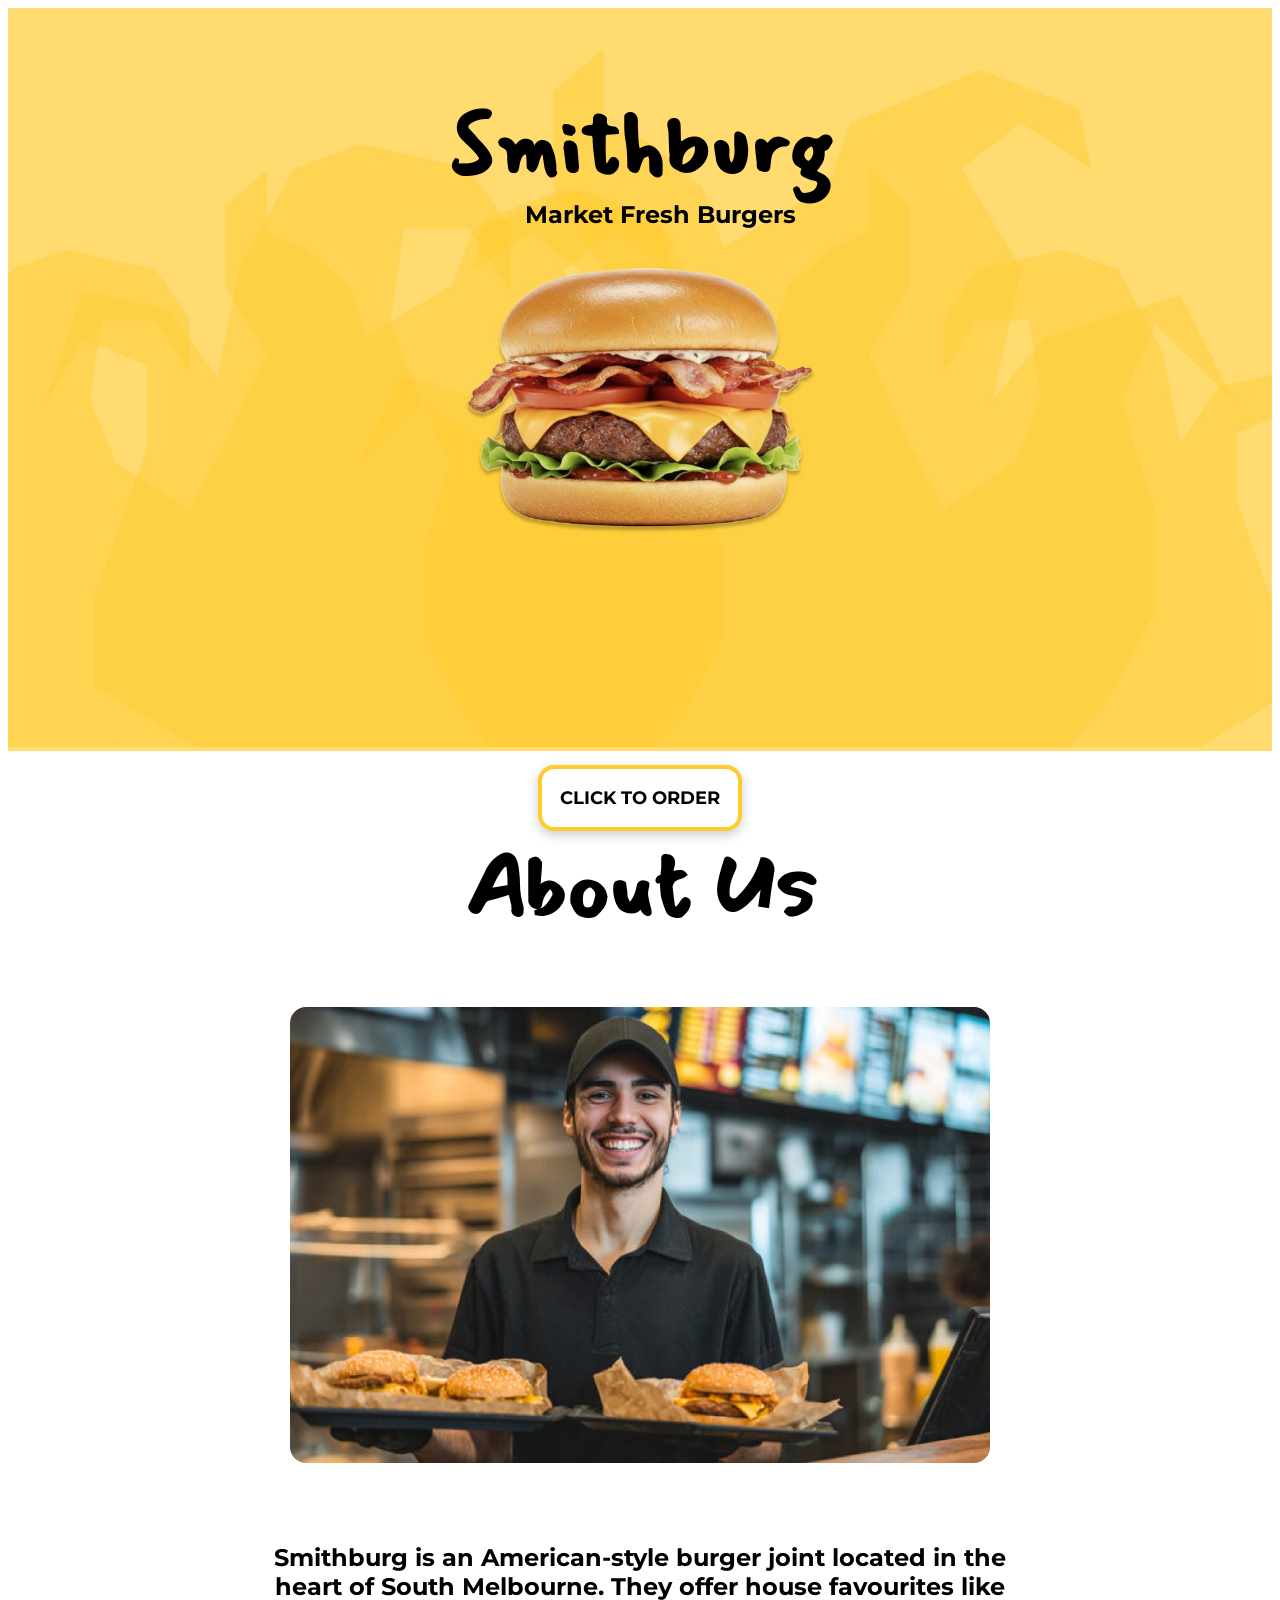
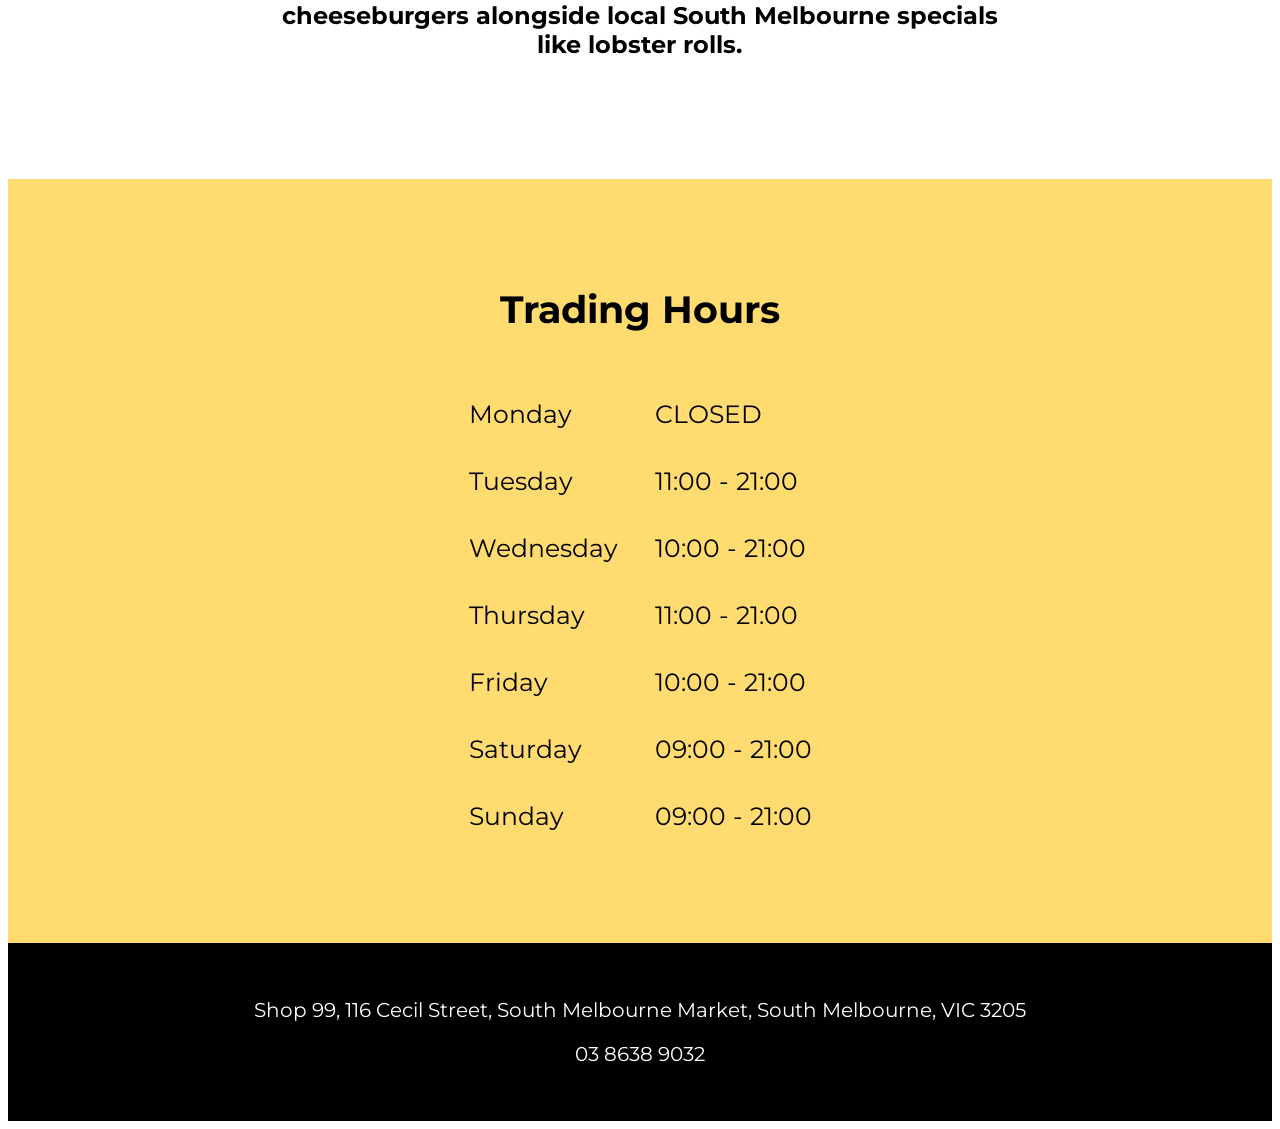
<file: index.html>
<!DOCTYPE html>
<html lang="en">
<html>
    <meta charset="UTF-8">
    <meta name="viewport" content="width=device-width, initial-scale=1">
    <title>home page</title>

    <link rel="stylesheet" href="css/index.css">
    <link rel="stylesheet" href="css/main.css">

</head>
 <body>
    <div class="pageOne"> 
     <article class="title">
         <h1>Smithburg</h1>
     </article>
     <article class="subheading">
         <h2>Market Fresh Burgers</h2>
     </article>

      <article class="hero">
         <img src="assets/homescreen.jpeg" alt="burger" style="width:100%">
     </article>

     <article class="productlist">
         <a href="html/productlist.html">CLICK TO ORDER</a>
     </article>
    </div>

    <article class="aboutus">
        <h1>About Us</h1>
    </article>

    <img src="assets/burger.png" alt="Picture of man serving burgers" class="guy" width="600" height="400">

    <article class="about">
        <h2>Smithburg is an American-style burger joint located in the heart of South Melbourne. They offer house favourites like cheeseburgers alongside local South Melbourne specials like lobster rolls.</h2>
    </article>

    <article class="trading">
    <article class="open">
      <h2>Trading Hours</h2>
    </article>

    <div class="hours">
        <table>
            <tr>
              <td> Monday</td>
              <td> CLOSED</td> 
            </tr>
            <tr>
              <td>Tuesday</td>
              <td>11:00 - 21:00</td>
            </tr>
            <tr>
              <td>Wednesday</td>
              <td>10:00 - 21:00</td>
            </tr>
            <tr>
              <td>Thursday</td>
              <td>11:00 - 21:00</td>
            </tr>
            <tr>
              <td>Friday</td>
              <td>10:00 - 21:00</td>
            </tr>
            <tr>
              <td>Saturday</td>
              <td>09:00 - 21:00</td>
            </tr>
            <tr>
              <td>Sunday</td>
              <td>09:00 - 21:00</td>
            </tr>
        </table>
      </div> 

      <footer>
        <p>Shop 99, 116 Cecil Street, South Melbourne Market, South Melbourne, VIC 3205</p>
        <p>03 8638 9032</p>
      </footer>
      </article>

  </body>
</html>
</file>
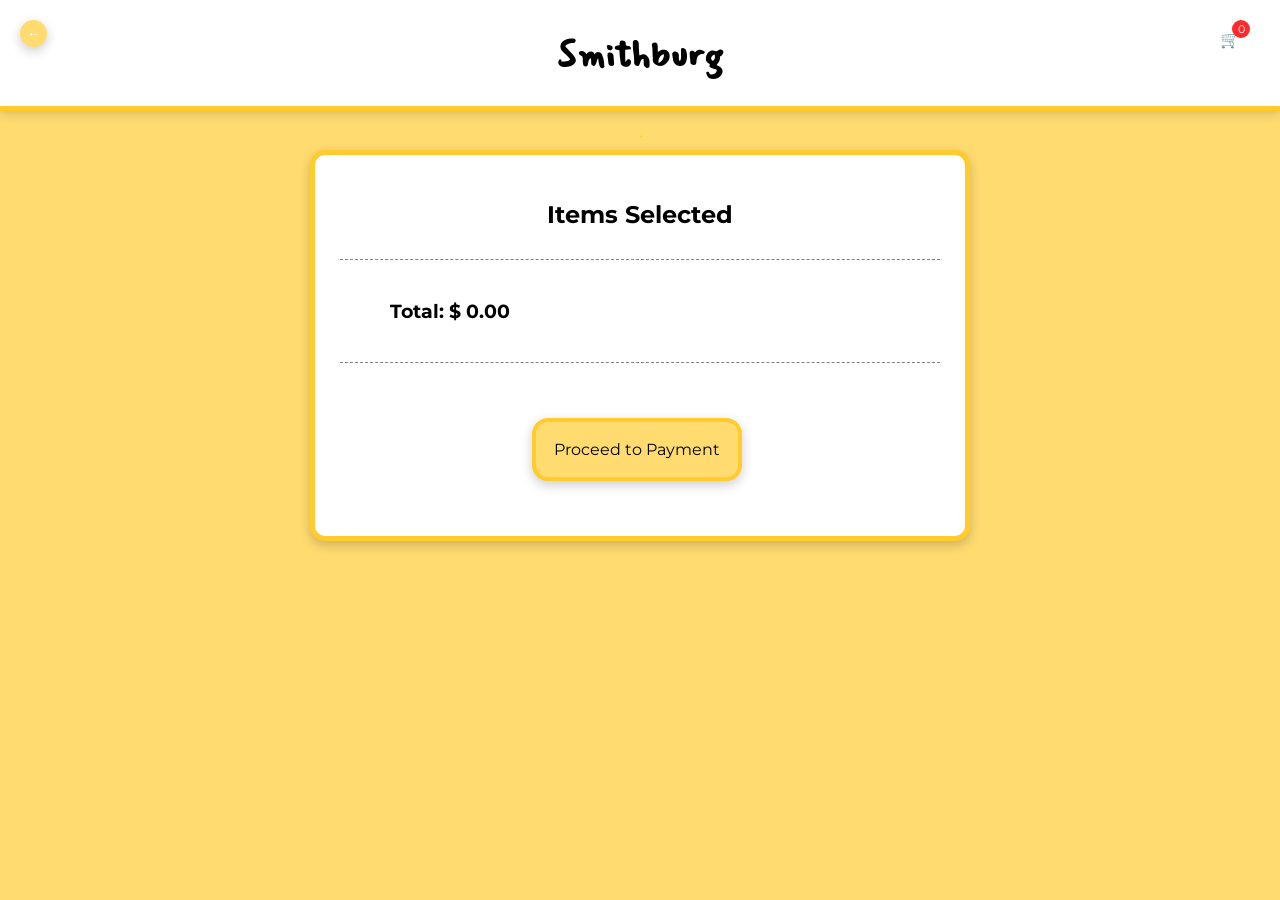
<file: html/cart.html>
<!DOCTYPE html>
<html lang="en">
<head>
    <meta charset="UTF-8">
    <meta name="viewport" content="width=device-width, initial-scale=1.0">
    <title>shopping cart</title>

    <link rel="stylesheet" href="../css/cart.css">
    <link rel="stylesheet" href="../css/colors.css">
    <link rel="stylesheet" href="../css/main.css">
    <link rel="stylesheet" href="../css/typography.css">
    
</head>
<body>
    <header>
       <a href="/index.html">
         <h1>Smithburg</h1>
      </a>

      <a><button class="back" onclick="history.back()">←</button></a>

            <article class="line">
                <p>.</p>
            </article>

            <a href="/html/cart.html" class="cart-icon">
                🛒 <span id="cart-count">0</span>
               </a>
    </header>

    <main>
    <article class="container">
    <article class="items">
        <article class="title">
          <h2> Items Selected </h2>
        </article>

        <ul id="checkout-items"></ul>
        <article class="checkoutTotal">
        <h3>Total: $
            <span id="checkout-total">0.00</span>
        </h3>
        </article>

        <div class="proceed">
            <a href="/html/checkout.html">Proceed to Payment</a>
        </div>
        </article> 
    </article>
    </article>
    </article>
    </main>

    <script src="../js/cart.js"></script>
    <script src="../js/add_to_cart.js"></script>
    <script src="../js/add.js"></script>
    <script src="../js/productlist.js"></script>

</body>
</html>
</file>
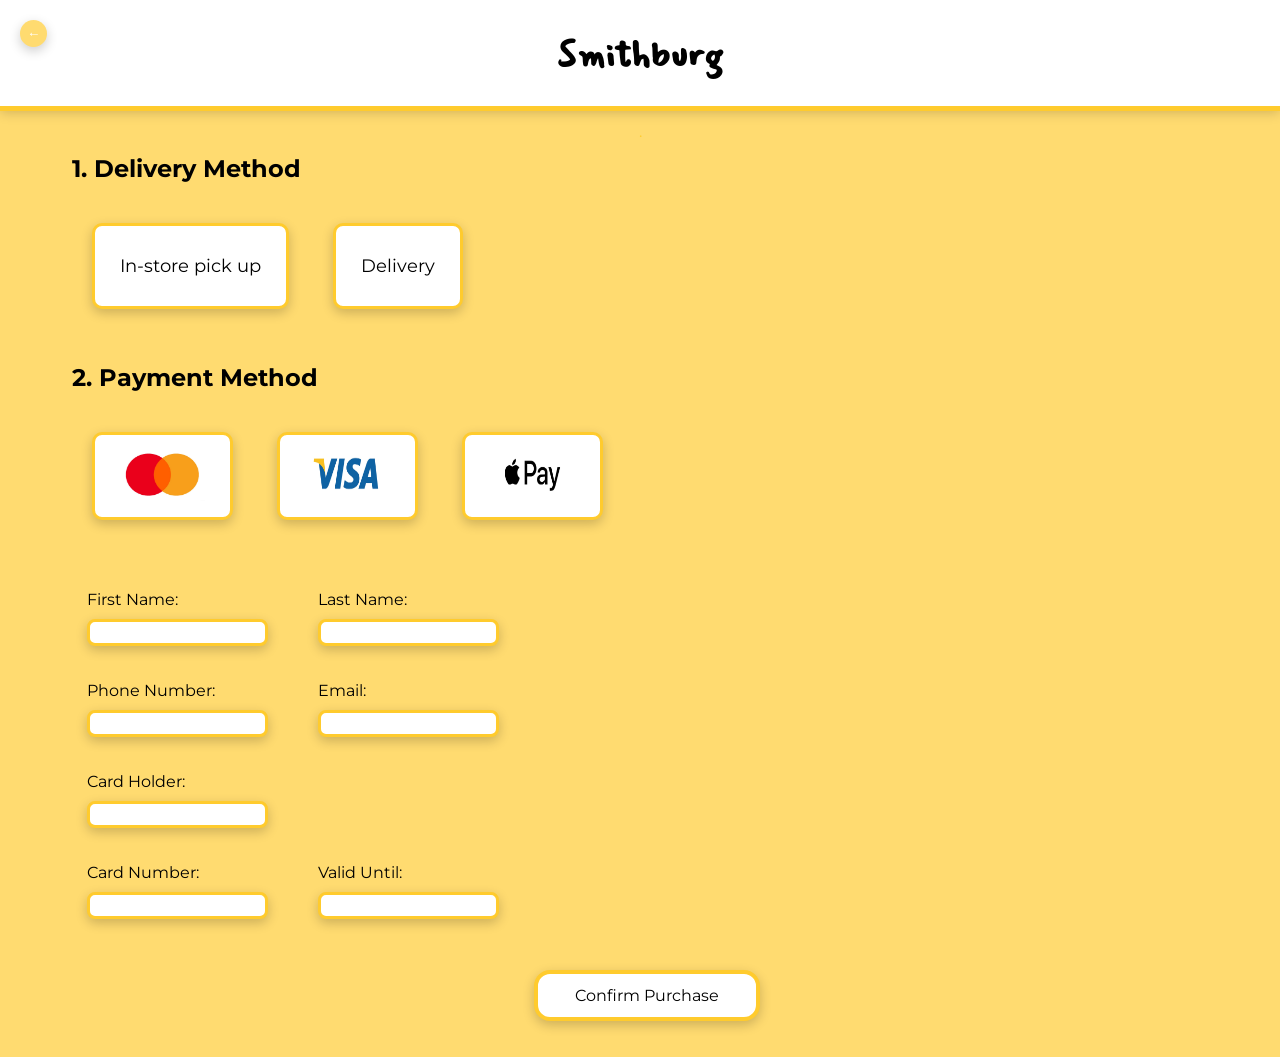
<file: html/checkout.html>
<!DOCTYPE html>
<html lang="en">
<head>
    <meta charset="UTF-8">
    <meta name="viewport" content="width=device-width, initial-scale=1.0">
    <title>checkout</title>

    <link rel="stylesheet" href="../css/colors.css">
    <link rel="stylesheet" href="../css/checkout.css">
    <link rel="stylesheet" href="../css/main.css">
    <link rel="stylesheet" href="../css/typography.css">
    
</head>
<body>
    <header style="background-color: #FFFF;">
        <a href="/index.html">
            <h1>Smithburg</h1>
         </a>  
         
         <a><button class="back" onclick="history.back()">←</button></a>

         <article class="line">
            <p>.</p>
        </article>
    </header>

    <main>
    <h2>1. Delivery Method</h2>

    <article class="btn">
    <button class="delivery-btn" onclick="toggleDelivery(this)">
    <p>In-store pick up</p>
    </button>

    <button class="delivery-btn" onclick="toggleDelivery(this)">
    <p>Delivery</p>
    </button>
    </article>

    <h2>2. Payment Method</h2>

    <article class="btn">
    <button class="selection-btn" onclick="toggleButton(this)">
        <img src="../assets/mastercard.png" alt="Image of Mastercard payment option"> 
    </button>
    
    <button class="selection-btn" onclick="toggleButton(this)">
        <img src="../assets/visa.png" alt="Image of Visa payment option"> 
    </button>

    <button class="selection-btn" onclick="toggleButton(this)">
        <img src="../assets/apple_pay.png" alt="Image of Apple Pay payment option"> 
    </button>
    </article>

    <form>
      <div class="row">
          <div class="enter">
                <label for="fname">First Name:</label>
                <input type="text" id="fname" name="fname">
          </div>

          <div class="enter">
                <label for="lname">Last Name:</label> 
               <input type="lname" id="lname"> 
          </div>
     </div>

     <div class="row">
        <div class="enter">
             <label for="number">Phone Number:</label> 
             <input type="tel"  pattern="[0-9]{8,15}" required> 
        </div>

        <div class="enter">
            <label for="email">Email:</label> 
            <input type="email" id="email" required pattern=".+@+\.com"> 
       </div>
     </div>

     <div class="row">
        <div class="enter">
             <label for="cardh">Card Holder:</label> <br>
             <input type="cardh" id="cardh"> 
        </div>
    </div>

    <div class="row">
        <div class="enter">
            <label for="cnumber">Card Number:</label> 
            <input type="cnumber" id="cnumber"> 
       </div>
       
       <div class="enter">
            <label for="vuntil">Valid Until:</label> 
            <input type="vuntil" id="vunitl"> 
        </div>
    </div>
    </form>

    <article class="proceed">
        <a href="/html/success.html">Confirm Purchase</a>
    </article>

    </main>

    <script src="../js/checkout.js" ></script>
    
</body>
</html>
</file>
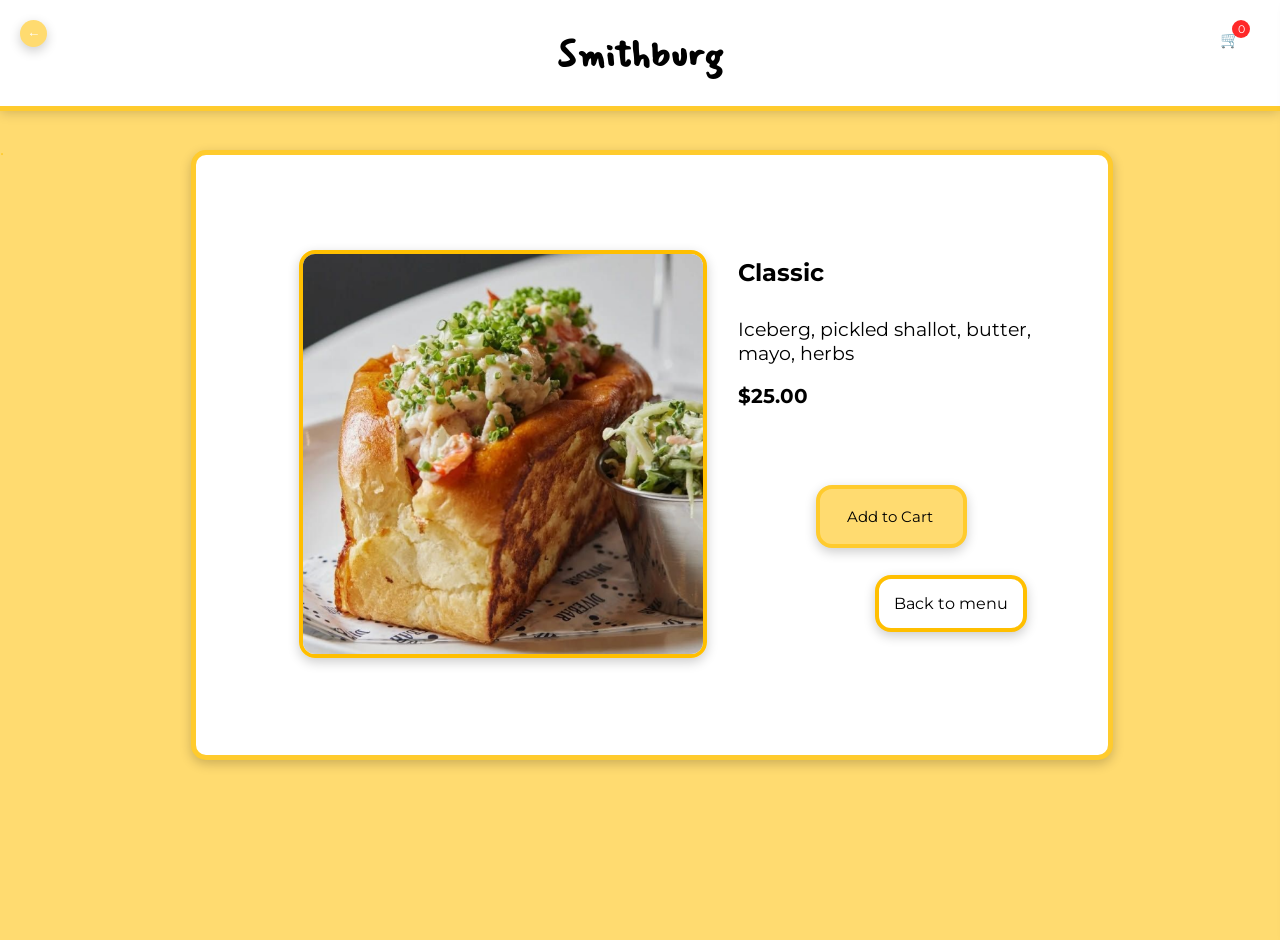
<file: html/classic.html>
<!DOCTYPE html>
<html lang="en">
<head>
    <meta charset="UTF-8">
    <meta name="viewport" content="width=device-width, initial-scale=1.0">
    <title>burger</title>

    <link rel="stylesheet" href="../css/layout.css">
    <link rel="stylesheet" href="../css/typography.css">
    <link rel="stylesheet" href="../css/main.css">

</head>
<body>
    <header>
        <a href="/index.html">
            <h1>Smithburg</h1>
         </a>

         <a><button class="back" onclick="history.back()">←</button></a>

            <article class="line">
                <p>.</p>
            </article>

               <article class="cart-icon" onclick="toggleCart()">
                🛒 <span id="cart-count">0</span>
            </article>
    </header>

    <main>
    <img src="../assets/classic.png" alt="Image of the Classic Lobster roll"> 
    <article class="desc">
     <h2>Classic</h2>
     <p>Iceberg, pickled shallot, butter, mayo, herbs</p>
     <article class="price">
        <h2>$25.00</h2>
     </article>

        <button class="addtocart" onclick="addToCart('Classic', 25)">Add to Cart</button>
     </article>
    </article>

    <article class="menu">
        <a href="/html/productlist.html">Back to menu</a>
       </article>   

       <div class="cart-sidebar">
        <div class="cart-header">
            <h2>Shopping Cart</h2>
            <button class="close-cart">&times;</button>
        </div>
        <ul class="cart-items"></ul>

        <article class="cart-footer">
        <div class="cart-total">
            <strong>Total: $<span id="total">0.00</span></strong>
        </div>

        <div class="proceed">
            <a href="/html/cart.html">Proceed to Payment</a>
        </div>
         </article>
    </div>
    


    </main>

    <script src="../js/add.js" ></script>
    <script src="../js/cart.js" ></script>
    <script src="../js/productlist.js"></script>

</body>
</html>
</file>
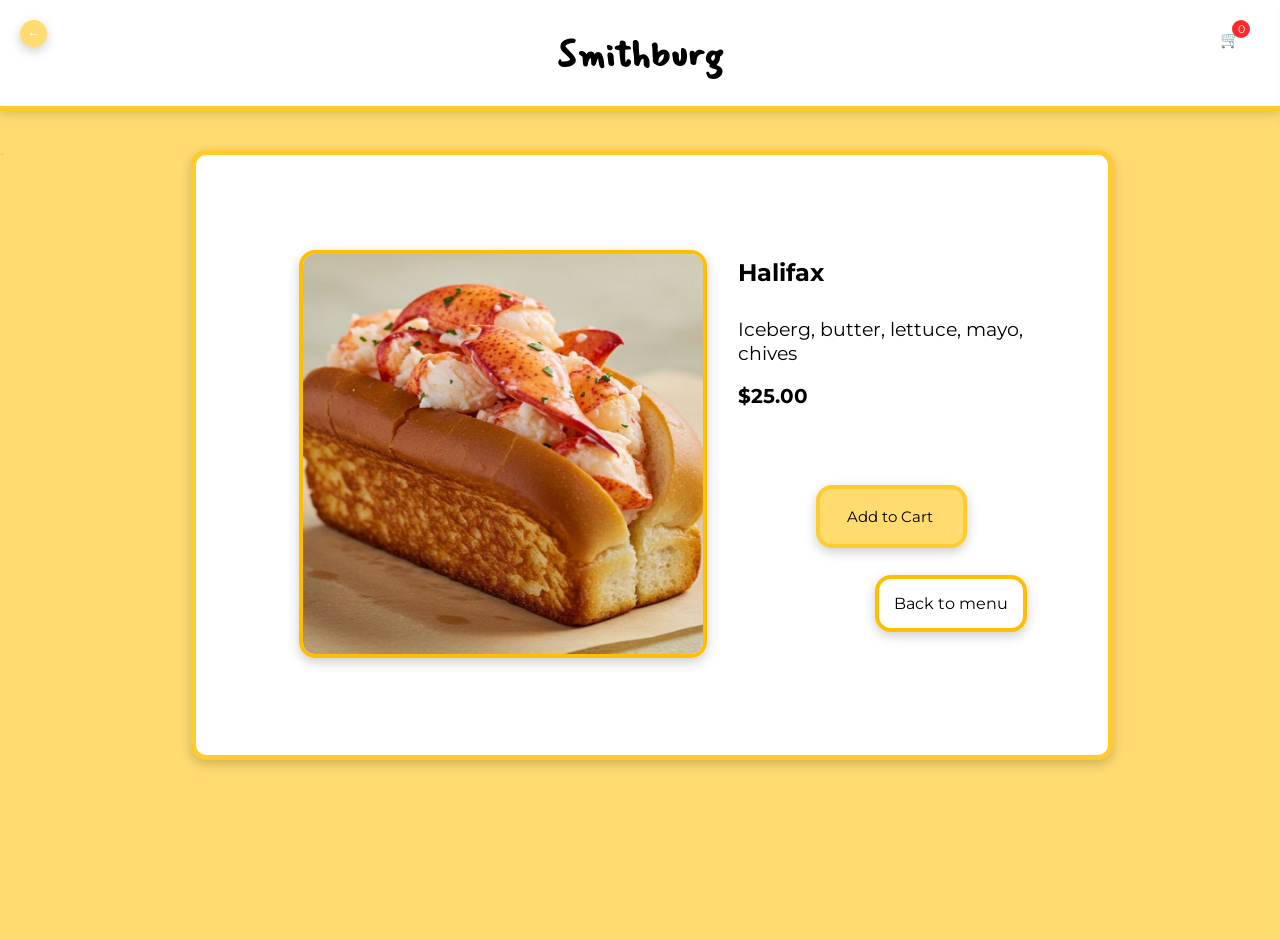
<file: html/halifax.html>
<!DOCTYPE html>
<html lang="en">
<head>
    <meta charset="UTF-8">
    <meta name="viewport" content="width=device-width, initial-scale=1.0">
    <title>burger</title>

    <link rel="stylesheet" href="../css/layout.css">
    <link rel="stylesheet" href="../css/typography.css">
    <link rel="stylesheet" href="../css/main.css">

</head>
<body>
    <header>
        <a href="/index.html">
            <h1>Smithburg</h1>
         </a>

         <a><button class="back" onclick="history.back()">←</button></a>

            <article class="line">
                <p>.</p>
            </article>

               <article class="cart-icon" onclick="toggleCart()">
                🛒 <span id="cart-count">0</span>
            </article>
    </header>

    <main>
    <img src="../assets/halifax.png" alt="Image of the Halifax Lobster roll"> 
    <article class="desc">
     <h2>Halifax</h2>
     <p>Iceberg, butter, lettuce, mayo, chives</p>
     <article class="price">
        <h2>$25.00</h2>
     </article>

        <button class="addtocart" onclick="addToCart('Halifax', 25)">Add to Cart</button>
     </article>
    </article>

    <article class="menu">
        <a href="/html/productlist.html">Back to menu</a>
       </article>   

       <div class="cart-sidebar">
        <div class="cart-header">
            <h2>Shopping Cart</h2>
            <button class="close-cart">&times;</button>
        </div>
        <ul class="cart-items"></ul>
        <article class="cart-footer">
        <div class="cart-total">
            <strong>Total: $<span id="total">0.00</span></strong>
        </div>

        <div class="proceed">
            <a href="/html/cart.html">Proceed to Payment</a>
        </div>
        </article>
    </div>


    </main>

    <script src="../js/add.js" ></script>
    <script src="../js/cart.js" ></script>
    <script src="../js/productlist.js"></script>

</body>
</html>
</file>
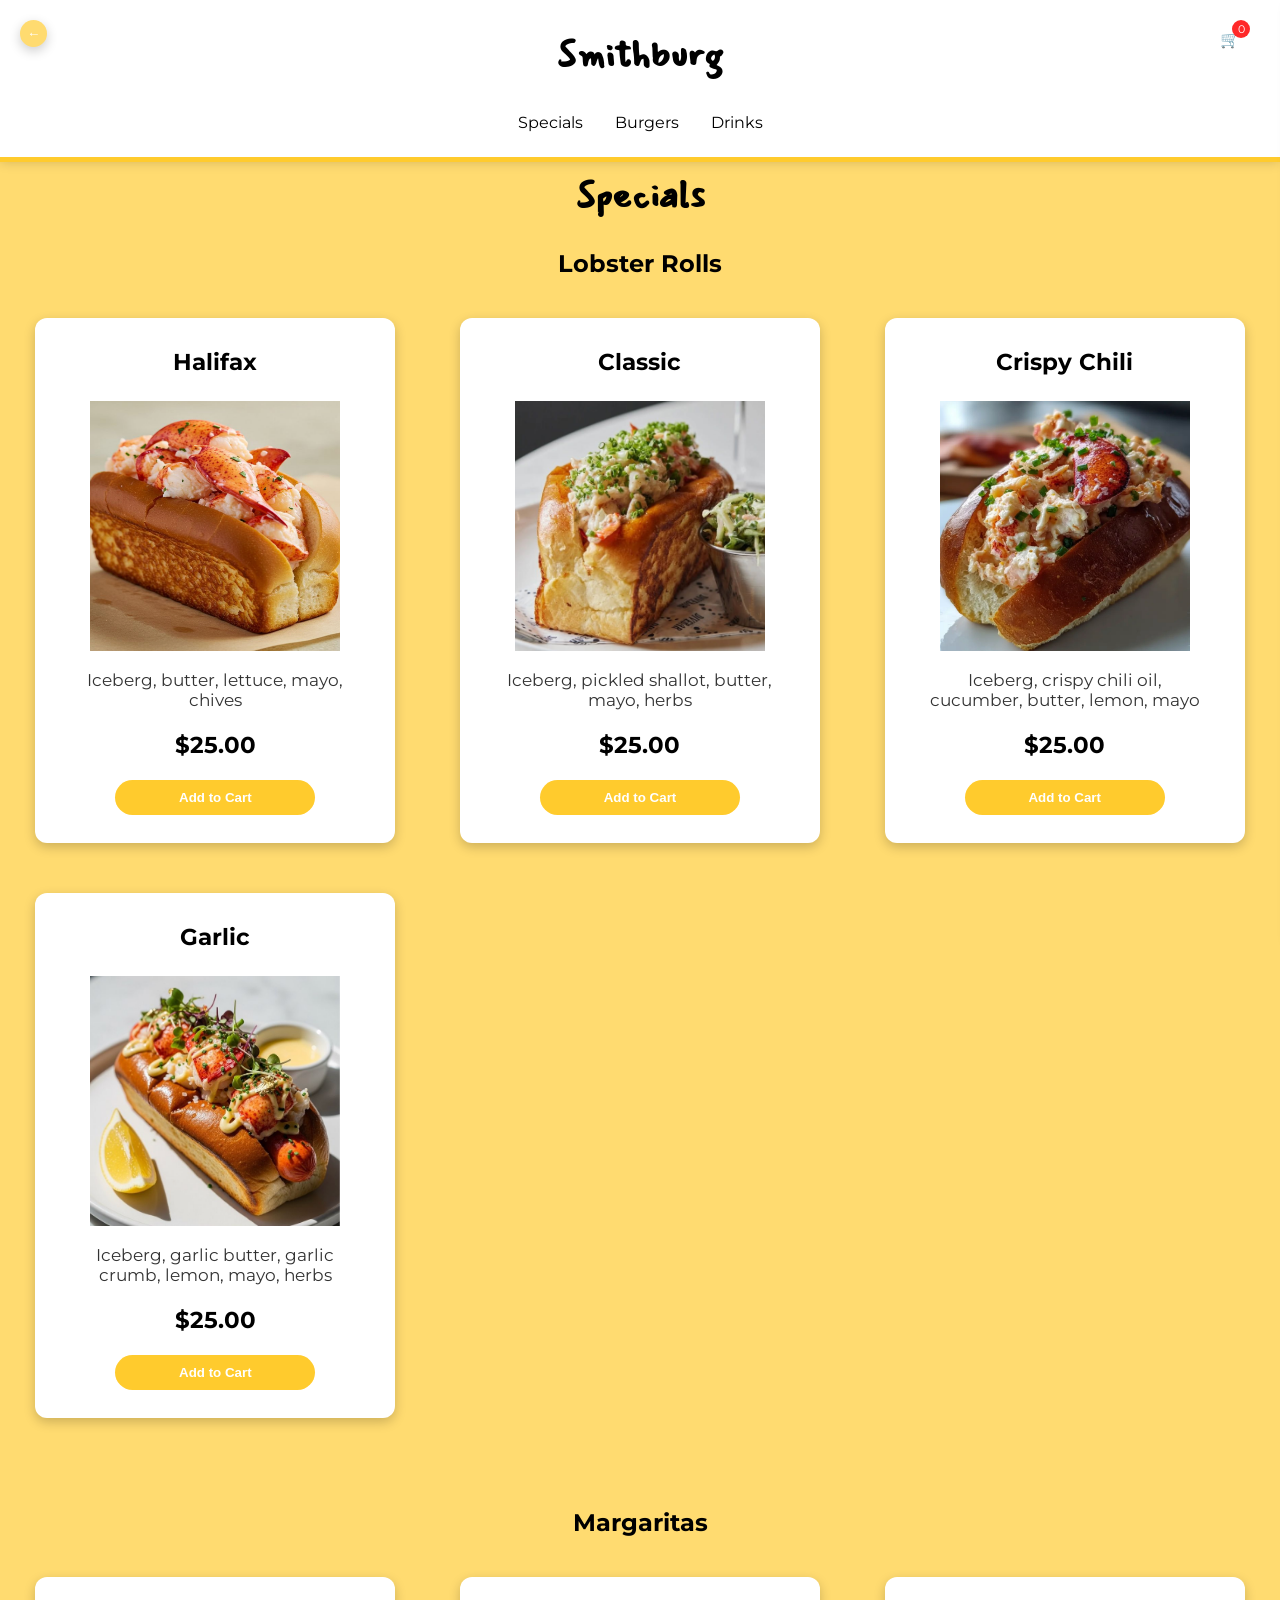
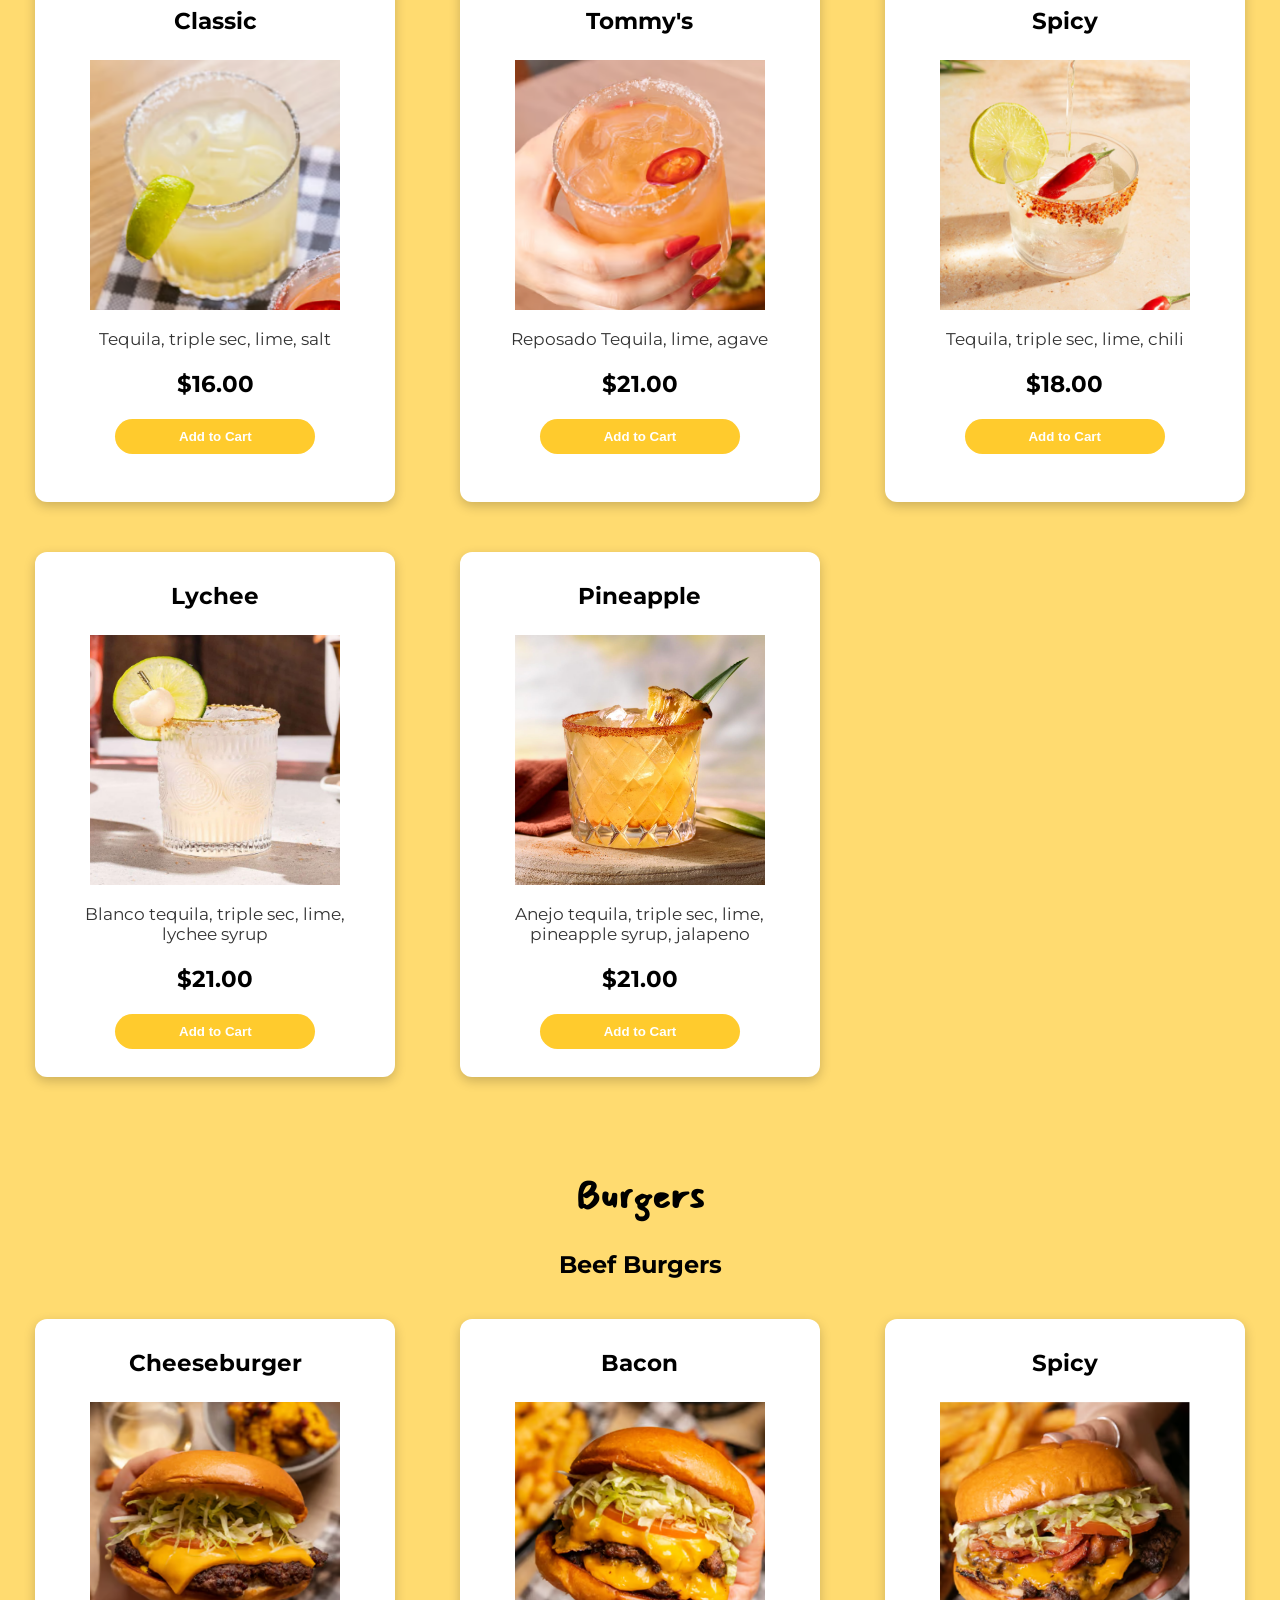
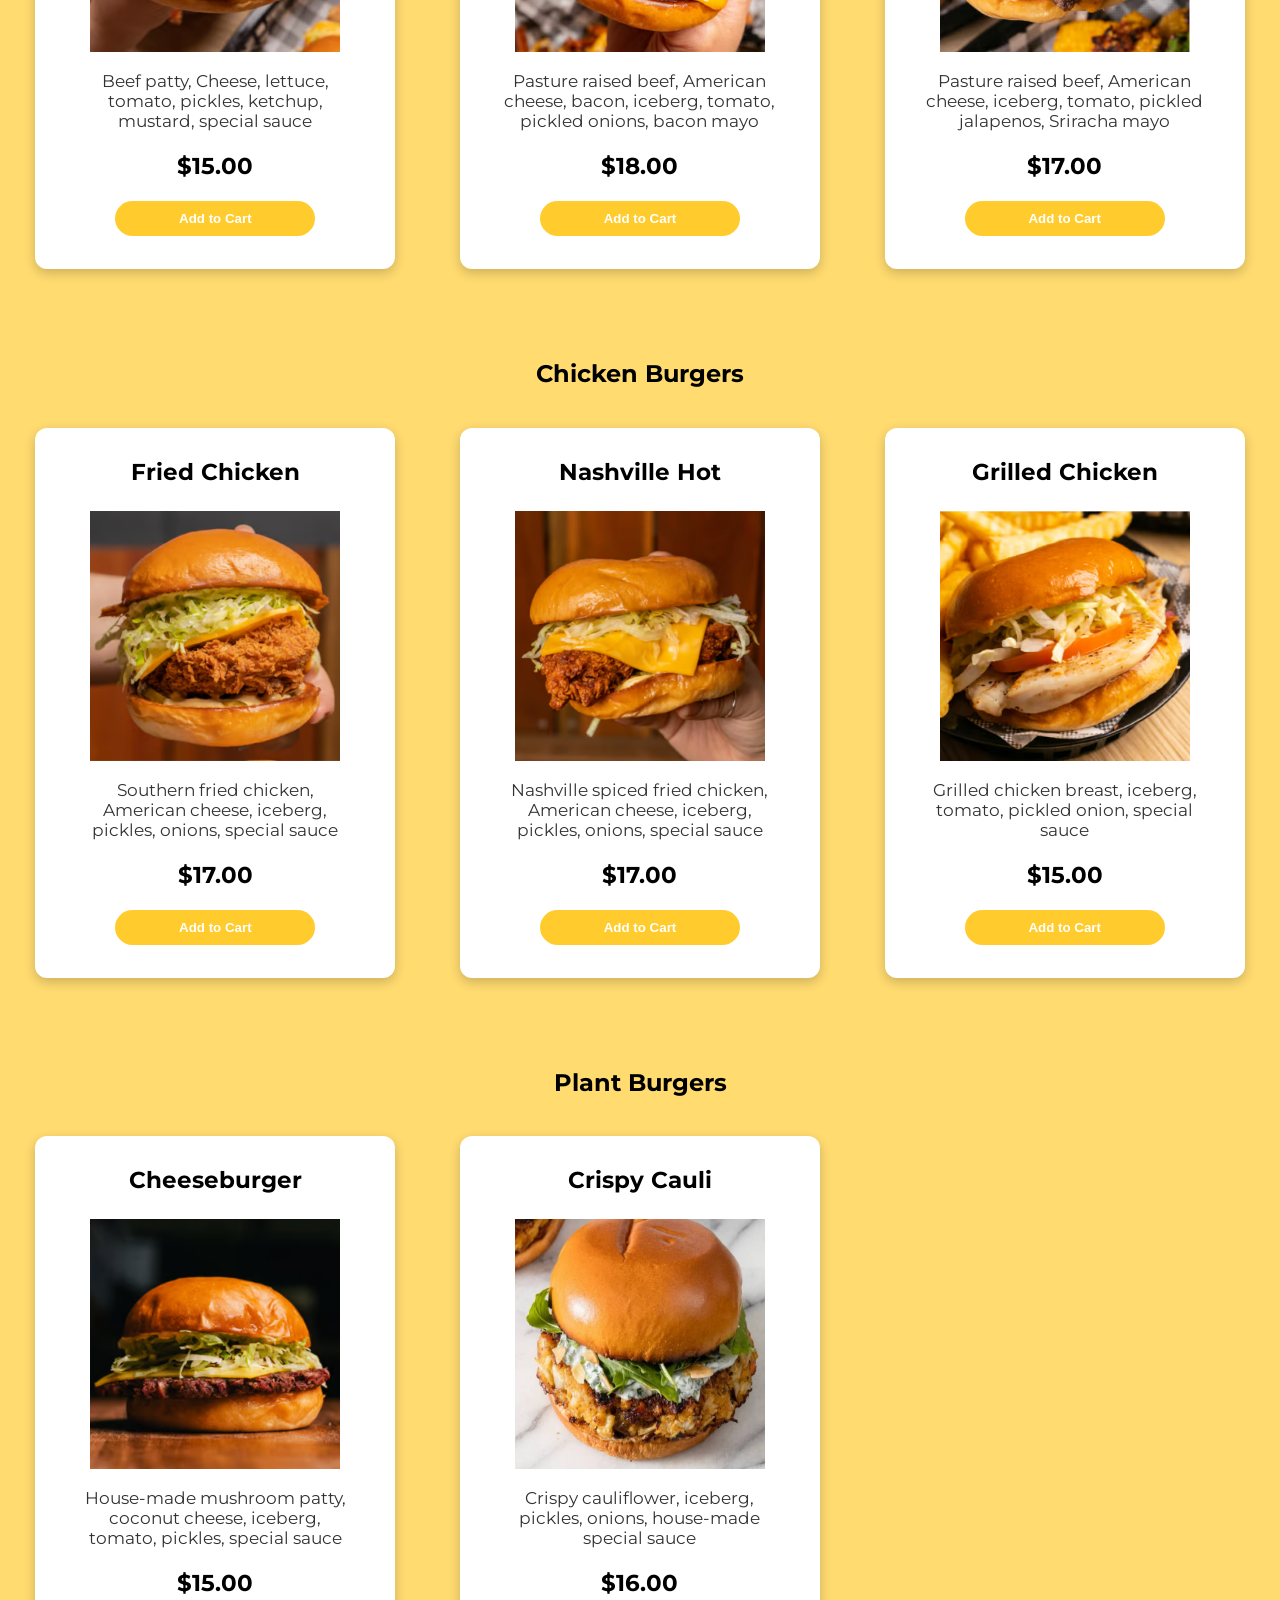
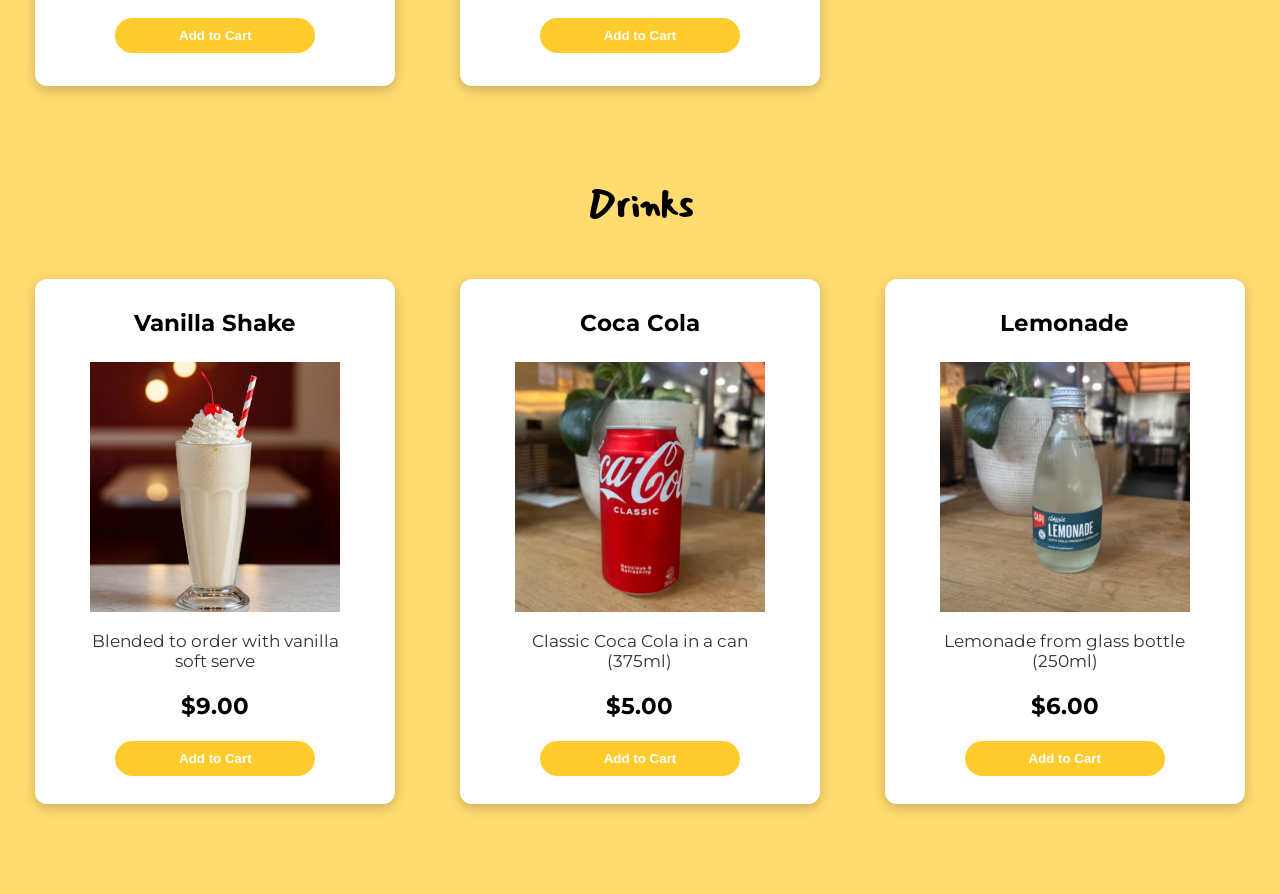
<file: html/productlist.html>
<!DOCTYPE html>
<html lang="en">
<head>
    <meta charset="UTF-8">
    <meta name="viewport" content="width=device-width, initial-scale=1.0">
    <title>product list page</title>


    <link rel="stylesheet" href="../css/colors.css">
    <link rel="stylesheet" href="../css/productlist.css">
    <link rel="stylesheet" href="../css/typography.css">
    <link rel="stylesheet" href="../css/main.css">

</head>
<body>
    <header>
        <a href="/index.html">
            <h1>Smithburg</h1>
         </a>
            <div class="topnav">
                <ul>
                    <li><a href=#top>Specials</a> </li>
                     <li><a href=#pineapple>Burgers</a> </li>
                     <li> <a href=#drinks>Drinks</a> </li>
                </ul>
             </div>
             
             <a><button class="back" onclick="history.back()">←</button></a>
            
            <article class="line">
                <p>.</p>
            </article>

            <article class="cart-icon" onclick="toggleCart()">
                🛒 <span id="cart-count">0</span>
            </article>
    </header>

    <main>
    <div class="Specials">
        <h1>Specials</h1>
    </div>

    <article class="title">
     <h2>Lobster Rolls</h2>
    </article>


    <div class="content">
    
    <article class="card">
        <a href="/html/halifax.html">
    <article class="Halifax">
     <article class="name">
         <h5>Halifax</h5> 
     </article>
     <img src="../assets/halifax.png" alt="Image of the Halifax Lobster roll"> 
     <article class="description">
         <p>Iceberg, butter, lettuce, mayo, chives</p>
     </article>
     <article class="bottom">
     <article class="price">
         <h5>$25.00</h5>
     </article>
    </article>
    </a>
    <button class="add" onclick="addToCart('Halifax', 25)">Add to Cart</button>
    </article>
    </article>

    <article class="card">
        <a href="/html/classic.html">
    <article class="classic">
    <article class="name">
         <h5>Classic</h5> 
     </article>
     <img src="../assets/classic.png" alt="Image of the Classic Lobster roll"> 
     <article class="description">
         <p>Iceberg, pickled shallot, butter, mayo, herbs</p>
     </article>
     <article class="price">
          <h5>$25.00</h5>
     </article>
    </article>
    </a>
    <button class="add" onclick="addToCart('Classic', 25)">Add to Cart</button>
    </article>

    <article class="card">
    <article class="crispy">
     <article class="name">
         <h5>Crispy Chili</h5> 
     </article>
     <img src="../assets/chili.png" alt="Image of the Chili Lobster roll"> 
     <article class="description">
            <p>Iceberg, crispy chili oil, cucumber, butter, lemon, mayo</p>
     </article>
     <article class="price">
          <h5>$25.00</h5>
     </article>
    </article>
    <button class="add" onclick="addToCart('Chili Lobster Roll', 25)">Add to Cart</button>
    </article>

    <article class="card">
    <article class="garlic">
     <article class="name">
         <h5>Garlic</h5> 
     </article>
     <img src="../assets/garlic.png" alt="Image of the Garlic Lobster roll"> 
     <article class="description">
         <p>Iceberg, garlic butter, garlic crumb, lemon, mayo, herbs</p>
     </article>
     <article class="price">
         <h5>$25.00</h5>
     </article>
    </article>
    <button class="add" onclick="addToCart('Garlic Lobster Roll', 25)">Add to Cart</button>
    </article>
    </div>
    
    <article class="title">
     <h2>Margaritas</h2>
    </article>


    <div class="content">
    <article class="card">
    <article class="classm">
     <article class="name">
         <h5>Classic</h5> 
     </article>
     <img src="../assets/mclassic.png" alt="Image of the Classic Margarita"> 
     <article class="description">
        <p>Tequila, triple sec, lime, salt</p>
     </article>
     <article class="price">
         <h5>$16.00</h5>
     </article>
    </article>
    <button class="add" onclick="addToCart('Classic Margarita', 16)">Add to Cart</button>
    </article>

    <article class="card">
    <article class="tom">
     <article class="name">
         <h5>Tommy's</h5> 
     </article>
     <img src="../assets/tommys.png" alt="Image of the Tommy's Margarita"> 
     <article class="description">
        <p>Reposado Tequila,  lime, agave </p>
     </article>
     <article class="price">
         <h5>$21.00</h5>
     </article>
    </article>
    <button class="add" onclick="addToCart('Tommys Margarita', 21)">Add to Cart</button>
    </article>

    <article class="card">
    <article class="spicy">
     <article class="name">
         <h5>Spicy</h5> 
     </article>
     <img src="../assets/mspicy.png" alt="Image of the Spicy Margarita"> 
     <article class="description">
        <p>Tequila, triple sec, lime, chili</p>
     </article>
     <article class="price">
         <h5>$18.00</h5>
     </article>
    </article>
    <button class="add" onclick="addToCart('Spicy Margarita', 18)">Add to Cart</button>
    </article>

    <article class="card">
    <article class="lychee">
     <article class="name">
         <h5>Lychee</h5> 
     </article>
     <img src="../assets/lychee.png" alt="Image of the Lychee Margarita"> 
     <article class="description">
        <p>Blanco tequila, triple sec, lime, lychee syrup</p>
     </article>
     <article class="price">
         <h5>$21.00</h5>
     </article>
    </article>
    <button class="add" onclick="addToCart('Lychee Margarita', 21)">Add to Cart</button>
    </article>
    
    <article class="card">
    <article class="pineapple">
     <article class="name">
         <h5>Pineapple</h5> 
     </article>
     <img src="../assets/pineapple.png" alt="Image of the Pineapple Margarita"> 
     </article><article class="description">
        <p>Anejo tequila, triple sec, lime, pineapple syrup, jalapeno</p>
     </article>
     <article id="pineapple">
     <article class="price">
         <h5>$21.00</h5>
     </article>
    </article>
    <button class="add" onclick="addToCart('Pineapple Margarita', 16)">Add to Cart</button>
    </article>
    </div>
    </div>

    <div class="Burgers">
        <h1>Burgers</h1>
    </div>

    <article class="title">
     <h2>Beef Burgers</h2>
    </article>


    <div class="content">
    <article class="bcard">
    <article class="cheese">
        <article class="productlist">
     <article class="name">
         <h5>Cheeseburger</h5> 
     </article>
     <img src="../assets/cheeseburger.png" alt="Image of Cheeseburger"> 
     <article class="description">
        <p>Beef patty, Cheese, lettuce, tomato, pickles, ketchup, mustard, special sauce</p>
     </article>
     <article class="price">
         <h5>$15.00</h5>
     </article>
    </article>
    </article>
    <button class="add" onclick="addToCart('Cheeseburger', 15)">Add to Cart</button>
    </article>

    <article class="bcard">
    <article class="Bacon">
     <article class="name">
         <h5>Bacon</h5> 
     </article>
     <img src="../assets/bacon.png" alt="Image of the Bacon Beef Burger"> 
     <article class="description">
        <p>Pasture raised beef, American cheese, bacon, iceberg, tomato, pickled onions, bacon mayo</p>
     </article>
     <article class="price">
         <h5>$18.00</h5>
    </article>
    </article>
    <button class="add" onclick="addToCart('Bacon Beef Burger', 18)">Add to Cart</button>
    </article>

    <article class="bcard">
    <article class="spicyburger">
     <article class="name">
         <h5>Spicy</h5> 
     </article>
     <img src="../assets/spicy.png" alt="Image of the Spicy Beef Burger"> 
     <article class="description">
        <p>Pasture raised beef, American cheese, iceberg, tomato, pickled jalapenos, Sriracha mayo</p>
     </article>
     <article class="price">
         <h5>$17.00</h5>
     </article>
    </article>
    <button class="add" onclick="addToCart('Spicy Beef Burger', 17)">Add to Cart</button>
    </article>
    </div>

    
    <article class="title">
     <h2>Chicken Burgers</h2>
    </article>


    <div class="content">
    <article class="bcard">
    <article class="fchicken">
     <article class="name">
         <h5>Fried Chicken</h5> 
     </article>
     <img src="../assets/fried_chicken.png" alt="Image of the Fried Chicken Burger"> 
     <article class="description">
        <p>Southern fried chicken, American cheese, iceberg, pickles, onions,  special sauce</p>
     </article>
     <article class="price">
         <h5>$17.00</h5>
     </article>
    </article>
    <button class="add" onclick="addToCart('Fried Chicken Burger', 17)">Add to Cart</button>
    </article>

    <article class="bcard">
    <article class="nashville">
     <article class="name">
         <h5>Nashville Hot</h5> 
     </article>
     <img src="../assets/nashville_hot.png" alt="Image of the Nashville Hot Chicken Burger"> 
     <article class="description">
        <p>Nashville spiced fried chicken, American cheese, iceberg, pickles, onions, special sauce</p>
     </article>
     <article class="price">
         <h5>$17.00</h5>
     </article>
    </article>
    <button class="add" onclick="addToCart('Nashville Hot Chicken Burger', 17)">Add to Cart</button>
    </article>

    <article class="bcard">
    <article class="grilled">
     <article class="name">
         <h5>Grilled Chicken</h5> 
     </article>
     <img src="../assets/grilled.png" alt="Image of the Grilled Chicken Burger"> 
     <article class="description">
        <p>Grilled chicken breast, iceberg, tomato, pickled onion, special sauce</p>
     </article>
     <article class="price">
         <h5>$15.00</h5>
     </article>
    </article>
    <button class="add" onclick="addToCart('Grilled Chicken Burger', 15)">Add to Cart</button>
    </article>
    </div>

    <article class="title">
     <h2>Plant Burgers</h2>
    </article>


    <div class="content">
    <article class="bcard">
    <article class="vcheese">
     <article class="name">
         <h5>Cheeseburger</h5> 
     </article>
     <img src="../assets/pcheeseburger.png" alt="Image of the Plant-Based Cheeseburger"> 
     <article class="description">
        <p>House-made mushroom patty, coconut cheese, iceberg, tomato, pickles, special sauce</p>
     </article>
     <article class="price">
         <h5>$15.00</h5>
     </article>
    </article>
    <button class="add" onclick="addToCart('Plant-based Cheeseburger', 15)">Add to Cart</button>
    </article>

    <article class="bcard">
    <article class="crispyc">
     <article class="name">
         <h5>Crispy Cauli</h5> 
     </article>
     <img src="../assets/cauli.png" alt="Image of the Crispy Cauli Burger"> 
     <article class="description">
        <p>Crispy cauliflower, iceberg, pickles, onions, house-made special sauce</p>
     </article>
     <article id="drinks">
     <article class="price">
         <h5>$16.00</h5>
     </article>
    </article>
    </article>
    <button class="add" onclick="addToCart('Crispy Cauli Burger', 16)">Add to Cart</button>
    </article>
    </div>

    <div class="Drinks">
        <h1>Drinks</h1>
    </div>


    <div class="content">
        <article class="card">
         <article class="vanilla">
                         <article class="name">
                              <h5>Vanilla Shake</h5> 
                        </article>
                        <img src="../assets/shake.png" alt="Image of Vanilla Milkshake"> 
                         <article class="description">
                          <p>Blended to order with vanilla soft serve</p>
                       </article>
                        <article class="price">
                          <h5>$9.00</h5>
                        </article>
            </article>
        <button class="add" onclick="addToCart('Vanilla Shake', 9)">Add to Cart</button>
    </article>
    

    <article class="card">
        <article class="cola">
             <article class="name">
                 <h5>Coca Cola</h5> 
             </article>
            <img src="../assets/cola.png" alt="Image of Coca-Cola"> 
            <article class="description">
                  <p>Classic Coca Cola in a can (375ml)</p>
            </article>
            <article class="price">
                 <h5>$5.00</h5>
            </article>
        </article>
    <button class="add" onclick="addToCart('Coca Cola', 5)">Add to Cart</button>
    </article>

    <article class="card">
     <article class="lemon">
     <article class="name">
         <h5>Lemonade</h5> 
     </article>
     <img src="../assets/lemonade.png" alt="Image of the Lemonade"> 
     <article class="description">
        <p>Lemonade from glass bottle (250ml)</p>
     </article>
     <article class="price">
         <h5>$6.00</h5>
     </article>
    </article>
    <button class="add" onclick="addToCart('Lemonade', 6)">Add to Cart</button>
    </article>
    </div>

    <div class="cart-sidebar">
        <div class="cart-header">
            <h2>Shopping Cart</h2>
            <button class="close-cart">&times;</button>
        </div>
        <ul class="cart-items"></ul>
        <article class="cart-footer">
        <div class="cart-total">
            <strong>Total: $<span id="total">0.00</span></strong>
        </div>

        <div class="proceed">
            <a href="/html/cart.html">Proceed to Payment</a>
        </div>
        </article>
    </div>

    </main>

    <script src="../js/cart.js"></script>
    <script src="../js/productlist.js" ></script>
    

</body>
</html>
</file>
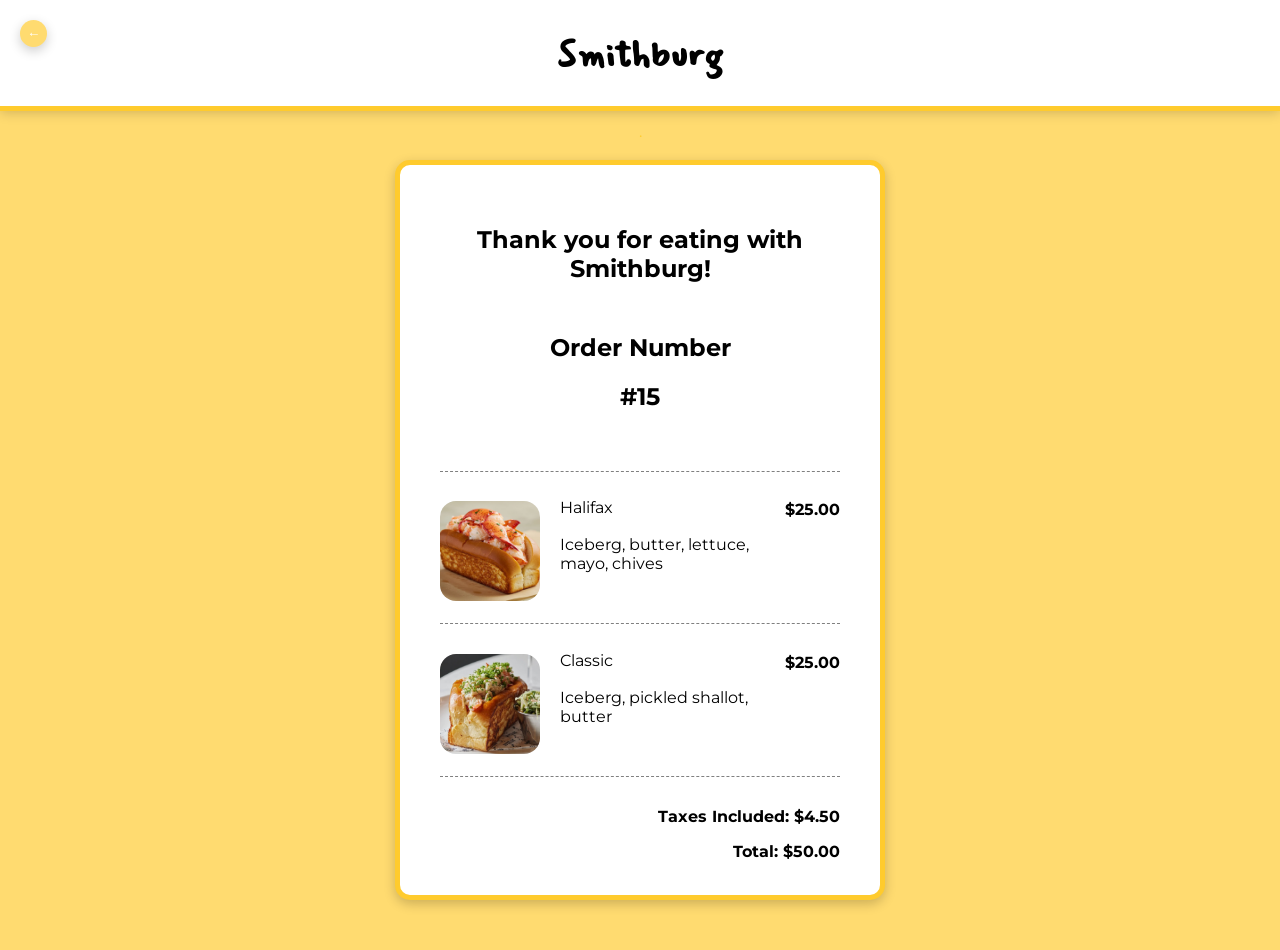
<file: html/success.html>
<!DOCTYPE html>
<html lang="en">
<head>
    <meta charset="UTF-8">
    <meta name="viewport" content="width=device-width, initial-scale=1.0">
    <title>success</title>

    <link rel="stylesheet" href="../css/colors.css">
    <link rel="stylesheet" href="../css/success.css">
    <link rel="stylesheet" href="../css/typography.css">
    <link rel="stylesheet" href="../css/main.css">

</head>
<body>
  <header>
    <a href="/index.html">
      <h1>Smithburg</h1>
   </a>
        <article class="back">
            <a href="/index.html"><button>←</button></a>
        </article>

        <article class="line">
            <p>.</p>
        </article>
 </header>

 <main>
    <article class="thanks">
     <h2>Thank you for eating with Smithburg!</h2> 
    </article>

    <article class="orderno">
     <h2>Order Number</h2>
     <h2>#15</h2>
    </article>

    <article class="halifax">
    <img src="../assets/halifax.png" alt="Image of Halifax">
    </article>

    <article class="receipt">
      <article class="item">
      <p>Halifax</p>
      <article class="price">
        <p>$25.00</p>
      </article>
      <article class="desc">
      <p>Iceberg, butter, lettuce, mayo, chives</p>
    </article>
    </article>

    <article class="classic">
    <img src="../assets/classic.png" alt="Image of Halifax">
    </article>

    <article class="item">
      <article class="two">
      <p>Classic</p>
      <article class="price">
      <p>$25.00</p></article>
      <article class="desc">
      <p>Iceberg, pickled shallot, butter</p>
    </article>
    </article>
    </article>

    <article class="total">
      <p>Taxes Included:        $4.50</p>
      <p>Total:                 $50.00</p>
    </article>

  </article>
  </main>
  
</body>
</html>
</file>
<file: css/index.css>
@import url('https://fonts.googleapis.com/css2?family=Mansalva&family=Montserrat:ital,wght@0,100..900;1,100..900&display=swap');

body {
    font-family: "Montserrat", sans-serif;
    font-optical-sizing: auto;
    font-style: normal;
  }

h1 {
    font-family: "Mansalva", sans-serif;
    font-size: 85px;
}
  
  .pageOne {
    background-color:#FFDB70;
 } 

 .title {
    position: absolute;
    top: 145px;
    left: 50%;
    transform: translate(-50%,-50%);
    z-index: 10;
 }

 .hero {
    position: relative;
    overflow: hidden;
 }

 .subheading {
    position: absolute;
    z-index: 10;
    top: 180px;
    left: 41%;
    font-size: 16px;
 }

 .productlist {
    transition:0.3s;
    position: absolute;
    font-size: large;
    z-index: 10;
    top: 85%;
    left: 50%;
    transform: translateX(-50%);

    margin: auto;
    display: flex;
    justify-content: center;
    align-items: center;
 }
 
 a:link , a:visited {
    background-color: #ffffff;
    color: black;
    padding: 18px;
    border-radius:16px;
    border: 4.5px solid #FFCB2D;
    text-align: center;
    text-decoration: none;
    display: inline-block;
    max-width: 245px;
    margin: auto;
    font-weight: bold;
    box-shadow: 0 4px 12px rgba(0,0,0,0.2);
 }

 a:hover, a:active {
    background-color:#e0b229 ;
 }

.about {
    max-width: 60%;
    margin: auto;
    margin-top: 10px;
    font-weight: lighter;
    text-align: center;
    padding-bottom: 100px;
    background-color: white;
}

.aboutus {
    text-align: center;
    font-size: large;
    padding-bottom: 60px;
}

.guy {
   max-width: 700px;
   width: 100%;
   height: auto;
   margin: 0 auto;
   left: 50%;
   display: block;
   margin-bottom: 80px;
   margin-top: -80px;
   border-radius: 16px;
}

.open {
    text-align: center;
    margin-top: 100px;
    font-size: 25px;
}

.hours {
    width: 100;
    height: 300px;
    
    display: flex;
    flex-wrap: wrap;
    margin-top: 15px;
   
    justify-content: center;
    font-size: 25px; 
  }

table {
    border-spacing: 35px;
}

.trading {
   background-color: #FFDB70;
   padding-top: 0.5em;
}

footer {
    text-align: center;
    margin-top: 280px;
    font-size: 20px;
    background-color: black;
    color: #ffffff;
    padding: 35px;
    max-width: 100%;
}

@media screen and (max-width: 390px) {
   h1 {
      font-size: 60px;
      margin-top: 2%;
   }

   .subheading {
      font-size: 13px;
      left: 20%;
      margin-top: -5%;
   }

   .hero img {
      width: 1000;
      height: 700px;
      overflow: hidden;
      object-fit: cover;
   }

   .hero {
      width: 1000;
      height: 840px;
      background-color: #ffd043;
   }

   .hours {
      font-size: 20px;
   } 

   .about {
      font-size: 12px;
   }

   .aboutus {
      margin-bottom: 20px;
      margin-top: 35px;
   }

   .productlist {
      max-width: 150px;
      top: 79%
   }

   .menu {
      left: 50%;
   }
}
</file>
<file: css/main.css>
html {
    overflow-x: hidden;
  }
</file>
<file: css/cart.css>
header {
    position:fixed;
    width: 100%;
    top: 0%;
    left: 0%;
    z-index: 1000;
    background-color: #FFFF;
    margin: 0;
    text-align: center;
    box-shadow: 0 4px 12px rgba(0,0,0,0.2);
 }
 
 .line {
    position:fixed;
    width: 100%;
    max-height: 5px;
    top: 106px;
    left: 0%;
    z-index: 1000;
    background-color: #FFCB2D;
    color:#FFCB2D;
 }
 
 .back {
    position: fixed;
    top: 20px;
    left: 20px;
    z-index: 1000;
    text-decoration: none;
    border-radius: 50%;
    border:none;
    background-color: #FFDB70;
    color:#ffffff;
    font-weight: bold;
    height: 27px;
    padding: 3px 7px;
    text-decoration: none;
    box-shadow: 0 4px 12px rgba(0,0,0,0.2);
 }

 .proceed {
     background-color: #FFDB70;
     color: black;
     border: 4.5px solid #FFCB2D;
     padding: 18px;
     border-radius:16px;
     text-align: center;
     display: inline-block;
     max-width: 245px;
     margin: auto;
     margin-top: 55px;
     box-shadow: 0 4px 12px rgba(0,0,0,0.2);
     margin-left: 32%;
     margin-bottom: 5%;
  }
 
  .proceed:hover, .proceed:active {
     background-color:#e1b328 ;
  }

  a {
   text-decoration: none;
   color: black;
  }
 
  main {
     text-align: center;
     margin-top: 150px;
  }

.container {
   display: flex;
   gap: 10%;
   justify-content: center;
   margin-top: 0px;
   display: inline-block;
   margin-bottom: 5%;
  
}

.items {
   width: 600px;
   padding: 25px;
   border: 5px solid #FFCB2D;
   border-radius: 15px;
   background-color: #ffffff;
   text-align: left;
   box-shadow: 0 4px 12px rgba(0,0,0,0.2);
   transition: all 0.3s ease;
}

.product {
   margin-top: 50px;
}

.title {
   text-align: center;
   margin-bottom: 3.5%;
   padding-bottom: 10px;
   border-bottom: 1px dashed grey;
}

.price {
   text-align: right;
   padding-bottom: 12px;
}

.cart-icon{
   position: absolute;
   z-index: 1000;
   top: 30px;
   right: 40px;
 }

 #cart-count {
   position: absolute;
   z-index: 1000;
   top: -10px;
   right: -10px;
   
   background-color: #ff2929;
   color: white;
   border-radius: 50%;

   width: 18px;
   height: 18px;
   font-size: 10.5px;

   display: flex;
   align-items: center;
   justify-content: center;
 }


 #checkout-items {
   list-style: none;
   padding: 0;
   margin:0;
 }

 #checkout-items li {
   display: flex;
   align-items: center;
   gap: 10px;
   margin-bottom: 20px;
   padding: 10px 0px;
   padding-bottom: 30px;
   border-bottom: 1px dashed grey;
   text-align: left;
   padding-left: 50px;
 }

 .checkoutTotal {
   padding-bottom: 20px;
   border-bottom: 1px dashed grey;
   padding-left: 50px;
 }

 h3 {
   margin-top: 40px;
 }

 @media screen and (max-width: 390px) {
   .items {
      max-width: 250px;
   }

   #checkout-items li {
      align-items: left;
      padding-left: 20px;
   }

   .proceed {
      margin-left: 20px;
   }

   body {
      max-width: 390px;
   }
 }
</file>
<file: css/colors.css>
body {
    background-color: #FFDB70;
   }
</file>
<file: css/typography.css>
@import url('https://fonts.googleapis.com/css2?family=Mansalva&family=Montserrat:ital,wght@0,100..900;1,100..900&display=swap');

body {
    font-family: "Montserrat", sans-serif;
    font-optical-sizing: auto;
    font-style: normal;
  }

h1 {
    font-family: "Mansalva", sans-serif;
    font-size: 37px;
  }

.selection-btn {
  font-family: "Montserrat", sans-serif;
  font-optical-sizing: auto;
  font-style: normal;
}

.delivery-btn {
  font-family: "Montserrat", sans-serif;
  font-optical-sizing: auto;
  font-style: normal;
}

.proceed {
  font-family: "Montserrat", sans-serif;
  font-optical-sizing: auto;
  font-style: normal;
}

.addtocart {
  font-family: "Montserrat", sans-serif;
  font-optical-sizing: auto;
  font-style: normal;
}
</file>
<file: css/checkout.css>
header {
  position:fixed;
  width: 100%;
  top: 0%;
  left: 0%;
  z-index: 1000;
  background-color: #FFFF;
  margin: 0;
  text-align: center;
  box-shadow: 0 4px 12px rgba(0,0,0,0.2);
}

.line {
  position:fixed;
  width: 100%;
  max-height: 5px;
  top: 106px;
  left: 0%;
  z-index: 1000;
  background-color: #FFCB2D;
  color:#FFCB2D;
}

.back {
   position: fixed;
   top: 20px;
   left: 20px;
   z-index: 1000;
   border-radius: 50%;
   border:none;
   background-color: #FFDB70;
   color:#ffffff;
   font-weight: bold;
   height: 27px;
   padding: 3px 7px;
   box-shadow: 0 4px 12px rgba(0,0,0,0.2);
}

h1 {
  text-align: center;
}

.proceed {
    background-color: #ffffff;
    color: black;
    border: 4.5px solid #FFCB2D;
    text-align: center;
    max-width: 170px;
    margin-bottom: 5%;
    box-shadow: 0 4px 12px rgba(0,0,0,0.2);
    display: flex;
    justify-content: center;
    margin: 0 auto;
    padding: 12px 24px;
    border-radius: 16px;
    cursor: pointer;
    margin-top: 3%;
    margin-bottom: 3%;
    margin-left: 38.5%;
 }

 .proceed:hover {
    background-color: #e1b328;
 }

 a {
   color: black;
   text-decoration: none;
 }

 body {
    margin-top: 12%;
    display: left;
    padding-left: 5%;
 }

 .selection-btn{
   padding: 11px 25px;
   margin: 20px;
   border-radius: 10px;
   background-color: #ffffff;
   cursor: pointer;
   font-size: 18px;
   transition: 0.3s;
   color: #000000;
   border: 3.5px solid #FFCB2D;
   margin-bottom: 35px;
   box-shadow: 0 4px 12px rgba(0,0,0,0.2);
 }

 .delivery-btn{
  padding: 11px 25px;
  margin: 20px;
  border-radius: 10px;
  background-color: #ffffff;
  cursor: pointer;
  font-size: 18px;
  transition: 0.3s;
  color: #000000;
  border: 3.5px solid #FFCB2D;
  margin-bottom: 35px;
  box-shadow: 0 4px 12px rgba(0,0,0,0.2);
}

 .active {
   background-color: #FFCB2D;
   color: #ffffff;
 }

 form {
  width: 300px;
  margin-top: 20px;
 }

 input {
  margin-top: 10px;
  border-radius: 8px;
  border-width: 1px;
  padding: 3px;
  border: 3px solid #FFCB2D;
  box-shadow: 0 4px 12px rgba(0,0,0,0.2);
 }

 input[type="submit"] {
  background-color: #c5c5c5;
  color: #000000;
  border-radius: 10px;
  cursor: pointer;
  box-shadow: 0 4px 12px rgba(0,0,0,0.2);
 }

 input[type="submit"] {
  background-color: #c5c5c5;
 }

 .row {
  display: flex;
  gap: 20px;
  margin-top: 5px;
 }

 .delivery, .store {
   display: flex;
   justify-content: center;
   
   flex-direction: row;
   gap: 10px;
   padding: 12px 24px;
   border-radius: 16px;
   cursor: pointer;
 }

 .enter {
  padding: 15px;
 }

 img {
  width: 85px;
  height: 55px;
 }

 @media screen and (max-width: 390px) {
  main {
    margin-top: 45%;
    margin-left: 20px;
  }

  .btn {
    display: flex;
    justify-content: center;
    gap: 10px;
    flex-wrap: wrap;
    flex-direction: row;
    margin-left: -30px;
  }

  .delivery-btn {
    width: 200px;
  }

  .selection-btn {
    width: 150px;
  }

  h2 {
    margin-bottom: 40px;
    margin-top: 50px;
  }

  form {
    margin-top: 20px;
    margin-bottom: 50px;
    margin-left: -25px;
  }

  input {
    max-width: 120px;
  }

  .proceed {
    margin-bottom: 40px;
    margin-left: 37px;
  }
}
</file>
<file: css/layout.css>
header {
   position:fixed;
   width: 100%;
   top: 0%;
   left: 0%;
   z-index: 1000;
   background-color: #FFFF;
   margin: 0;
   box-shadow: 0 4px 12px rgba(0,0,0,0.2);
}

.line {
   position:fixed;
   width: 100%;
   max-height: 5px;
   top: 106px;
   left: 0%;
   z-index: 1000;
   background-color: #FFCB2D;
   color:#FFCB2D;
}

.back {
   position: fixed;
   top: 20px;
   left: 20px;
   z-index: 1000;
   border-radius: 50%;
   border:none;
   background-color: #FFDB70;
   color:#ffffff;
   font-weight: bold;
   height: 27px;
   padding: 3px 7px;
   box-shadow: 0 4px 12px rgba(0,0,0,0.2);
}


.addtocart {
    background-color: #FFDB70;
    color: black;
    padding: 18px;
    border-radius:16px;
    border: 4.5px solid #FFCB2D;
    text-align: center;
    text-decoration: none;
    display: inline-block;
    max-width: 245px;
    margin: auto;
    text-decoration: none;
    box-shadow: 0 4px 12px rgba(0,0,0,0.2);
    text-align: left; 
    right: 0;
    margin-top: 20%;
    margin-left: 26%;
    font-size: 15px;
    padding-left: 9%;
    padding-right: 10%;
 }

 .addtocart:hover, .addtocart:active {
    background-color: #e0b229 ;
 }

 body {
    background-color: #FFDB70;
 }

 h1 {
   text-align: center;
 }

 .desc {
   padding-top: 150px;
   width: 35%;
   margin-left: 55%;
   text-align: left; 
 }

 .menu {
    background-color: #ffffff;
    color: rgb(0, 0, 0);
    padding: 15px;
    border-radius:16px;
    border: 4.5px solid #ffbf00;
    text-align: center;
    text-decoration: none;
    display: inline-block;
    max-width: 220px;
    margin-top: 375px;
    margin-left: 168px;
    box-shadow: 0 4px 12px rgba(0,0,0,0.2);
    margin-bottom: 7px;
 }

 .menu:hover, .menu:active {
   background-color:#cacaca ;
}

 a {
   text-decoration: none;
   color: black;
 }

 p {
   font-size: larger;
   margin-top: 30px;
 }

 .price {
   font-size: smaller;
 }

 img {
   width: 400px;
   height: 400px;
   margin-top: 50px;
   float: left;
   right: 0;
   margin-left: 7%;
   border-radius: 16px;
   border: 4.5px solid #ffbf00;
   box-shadow: 0 4px 12px rgba(0,0,0,0.2);
 }

 .cart-icon{
  position: absolute;
  z-index: 1000;
  top: 30px;
  right: 40px;
  cursor: pointer;
}

 #cart-count {
   position: absolute;
   z-index: 1000;
   top: -10px;
   right: -10px;
   
   background-color: #ff2929;
   color: white;
   border-radius: 50%;

   width: 18px;
   height: 18px;
   font-size: 10.5px;

   display: flex;
   align-items: center;
   justify-content: center;
 }

 .desc {
  padding: 45px;
  border-radius: 15px;
  width: 300px;
  margin-top: -465px;
  margin-right: -200px;
  float: left;
 }

.cart-sidebar {
  position: fixed;
  position: absolute;
  z-index: 1000;
  right: -350px;
  top: 0;
  width: 300px;
  height: 100%;
  background-color: #ffffff;
  color: #FFCB2D;
  box-shadow: 0 4px 12px rgba(0,0,0,0.2);
  padding: 20px;
  transition: right 0.3s;
  overflow-y: scroll;
}

.cart-sidebar.active {
  right: 0;
  position: fixed;
}

.cart-header {
  display: flex;
  justify-content: space-between;
  align-items: center;
  color: #FFCB2D;
  padding: 20px;
  text-align: left;
  margin-top: -25px;
}

.close-cart {
  background: none;
  border: none;
  font-size: 24px;
  cursor: pointer;
  color:#ff2929;
  margin-left: auto;
  margin-right: -20px;
}

.cart-items {
  list-style: none;
  padding: 0;
  margin: 0;
  height: 70%;
  box-sizing: border-box;
  width: 100%;
}

.cart-item {
  display: flex;
  justify-content: space-between;
  z-index: 1000;
  margin-top: -16px;
  margin-bottom: 30px;
  padding: 10px;
  background-color: #FFDB70;
  color: black;
  border-radius: 16px;
  width: 250px;
  align-items: center;
  gap: 20px;
  padding-left: 40px;
  width: 100%;
  box-sizing: border-box;
}

.add {
margin-top: 7%;
width: 200px;
border-radius: 32px;
}

.add:hover {
  background-color: #d4d4d4;
  box-shadow: 0 8px 20px rgba(red, green, blue, alpha);
  filter: brightness(70%);
}

.proceed {
  background-color: #FFDB70;
  color: rgb(0, 0, 0);
  border-radius: 100%;
  border: 4.5px solid #FFCB2D;
  text-align: center;
  max-width: 170px;
  margin-bottom: 5%;
  box-shadow: 0 4px 12px rgba(0,0,0,0.2);
  display: flex;
  justify-content: center;
  margin: 0 auto;
  padding: 12px 24px;
  border-radius: 16px;
  cursor: pointer;
  margin-top: 7%;
  margin-bottom: 3%;
}

.proceed:hover {
  background-color: #e1b328;
}

.cart-total {
  margin-left: 120px;
  background-color: #ffffff;
  border: 4.5px solid #FFCB2D;
  border-radius: 100%;
  text-align: center;
  max-width: 170px;
  box-shadow: 0 4px 12px rgba(0,0,0,0.2);
  display: flex;
  justify-content: center;
  margin: 0 auto;
  padding: 12px 24px;
  border-radius: 16px;
}

.item-name {
  flex: 1;
  text-align: left;
}

.item-price{
  margin-right: 5px;
}

button {
  background-color: #FFCB2D;
  color: #ffffff;
  border: none;
  padding: 10px 16px;
  border-radius: 8px;
  cursor: pointer;
}

main {
  background-color: white;
  border: 5px solid #FFCB2D;
  padding: 45px;
  border-radius: 15px;
  box-shadow: 0 4px 12px rgba(0,0,0,0.2);
  width: 65%;
  margin-left: 14.5%;
  height: 510px;
  margin-top: 150px;
  margin-bottom: 70px;
}

.cart-footer {
  position: absolute;
  bottom: 70px;
  width: 100%;
  left: -1px;
}

@media screen and (max-width: 390px) {
  body {
    overflow-y: hidden;
    overflow-x: hidden;
  }

  .main {
    height: 800px;
    max-width: 300px;
    width: 80%;
    margin-right: auto;
  }

  img {
    width: 250px;
    height: 250px;
    align-items: center;
    margin-top: -5px;
    margin-left: -5px;
  }

  .desc {
    margin-left: -40px;
    margin-top: -40px;
    max-width: 275px;
  }

  .menu {
    top: 1000px;
    margin-left: -130px;
    font-size: 10px;
    max-height: 70px;
    margin-top: 455px;
    font-weight: bold;
  }

  .addtocart {
    margin-top: 10px;
    max-height: 56px;
    margin-left: -3px;
    font-size: 10px;
    max-width: 150px;
    padding: 15px;
    font-weight: bold;
  }

  .topnav {
    flex-direction: column;
    align-items: center;
    flex-wrap: wrap;
    gap: 10px;
  }

  .topnav a {
    font-size: 14px;
    padding: 6px 10px;
    font-size: 1rem;
  }

.cart-sidebar {
    position: fixed;
    top: 0;
    right: -250;
    width: 250px;
    height: 100%;
    transition: 0.3s;
}

.cart-sidebar.active {
    right: 0;
}
}
</file>
<file: css/productlist.css>
header {
    position:fixed;
    width: 100%;
    top: 0%;
    left: 0%;
    z-index: 1000;
    box-shadow: 0 4px 12px rgba(red, green, blue, alpha);
    background-color: #FFFF;
    box-shadow: 0 4px 12px rgba(0,0,0,0.2);
}

.line {
    position:fixed;
    width: 100%;
    max-height: 5px;
    top: 157px;
    left: 0%;
    z-index: 1000;
    background-color: #FFCB2D;
    color:#FFDB70;
 }

.topnav {
    margin: 0;
    padding:0;
    overflow: hidden;
    background-color: #ffffff;
    display: flex;
    justify-content: center;
}

.back {
   position: fixed;
   top: 20px;
   left: 20px;
   z-index: 1000; 
    border-radius: 50%;
    border:none;
    background-color: #FFDB70;
    color:#ffffff;
    font-weight: bold;
    height: 27px;
    padding: 3px 7px;
    box-shadow: 0 4px 12px rgba(0,0,0,0.2);
}

button {
    background-color: #FFCB2D;
    color: #ffffff;
    border: none;
    padding: 10px 16px;
    border-radius: 8px;
    cursor: pointer;
    font-weight: bold;
}

a {
    text-decoration: none;
    color: black;
  }

ul li {
   margin-top: 0px;
   float: left;
   list-style-type: none;
   padding: 0;
}

td {
    text-align: center;
}

ul {
    list-style-position: inside;
    padding: 0;
    margin: 0 auto;
    display: inline-block;
    text-align: left;
    padding-bottom: 20px;
}

ul li a {
display: block;
color: rgb(0, 0, 0);
text-align: center;
padding: 5px 16px;
text-decoration: none;
list-style-type: none;
margin: 0;
}

ul li a:hover {
background-color: #e5e5e5;
}

body {
    margin-top: 13%;
    text-align: center;
    background-color: #FFDB70;
}

.content {
    display: grid;
    grid-template-columns: repeat(3, 1fr);
    gap: 50px;
    padding: 20px;
    margin-bottom: 70px;
}

.card {
    background-color: white;
    padding: 30px;
    border-radius: 12px;
    transition: all 0.3s ease;
    box-shadow: 0 3px 8px rgba(red, green, blue, alpha);
    max-width: 300px;
    height: 465px;
    margin: auto;
    box-shadow: 0 4px 12px rgba(0,0,0,0.2);

    width: 90%;
}

.card:hover {
    background-color: #d4d4d4;
    transform: translateY(-8px);
    box-shadow: 0 8px 20px rgba(red, green, blue, alpha);
    filter: brightness(80%);
}

.bcard {
    background-color: white;
    padding: 30px;
    border-radius: 12px;
    transition: all 0.3s ease;
    box-shadow: 0 3px 8ps rgba(red, green, blue, alpha);
    width: 300px;
    height: 490px;
    margin: auto;
    box-shadow: 0 4px 12px rgba(0,0,0,0.2);
}

.bcard:hover {
    background-color: #d4d4d4;
    transform: translateY(-8px);
    box-shadow: 0 8px 20px rgba(red, green, blue, alpha);
    filter: brightness(80%);
}

h5 {
    font-size: 23px;
    margin-top: 0px;
    margin-bottom: 0px;
}

.price {
    font-weight: bold;
    font-size: 16px;
    margin-top: 7%;
}

.description {
    font-size: 14px;
    opacity: 0.8;
}

p {
    font-size: 17px;
    padding: 10px;
    margin-top: -5px;
    margin-bottom: -10px;
}

img {
    width: 250px;
    height: 250px;
    margin-top: 25px;
    margin-bottom: 10px;
}

.special,
.burgers,
.drinks {
    background-color: #ffffff;
    color: black;
    padding: 18px;
    border-radius:24px;
    border-color:rgb(211, 188, 161) ;
    text-align: center;
    text-decoration: none;
    display: inline-block;
    max-width: 300px;
    margin: auto;
    font-weight: bold;
}

.title {
  font-size: medium;
}

.cart-icon{
    position: absolute;
    z-index: 1000;
    top: 30px;
    right: 40px;
    cursor: pointer;
  }
 
  #cart-count {
    position: absolute;
    z-index: 1000;
    top: -10px;
    right: -10px;
    
    background-color: #ff2929;
    color: white;
    border-radius: 50%;
 
    width: 18px;
    height: 18px;
    font-size: 10.5px;
 
    display: flex;
    align-items: center;
    justify-content: center;
  }

 .cart-sidebar {
    position: fixed;
    position: absolute;
    z-index: 1000;
    right: -350px;
    top: 0;
    width: 300px;
    height: 100%;
    background-color: #ffffff;
    color: #FFCB2D;
    box-shadow: 0 4px 12px rgba(0,0,0,0.2);
    padding: 20px;
    transition: right 0.3s;
    overflow-y: scroll;
    display: flex;
    flex-direction: column;
 }

 .cart-sidebar.active {
    right: 0;
    position: fixed;
 }

 .cart-header {
    display: flex;
    justify-content: space-between;
    align-items: center;
    color: #FFCB2D;
    padding: 20px;
    text-align: left;
    margin-top: -25px;
 }

 .close-cart {
    background: none;
    border: none;
    font-size: 24px;
    cursor: pointer;
    color:#ff2929;
    margin-left: auto;
    margin-right: -20px;
 }

 .cart-items {
    list-style: none;
    padding: 0;
    margin: 0;
    height: 70%;
    box-sizing: border-box;
    width: 100%;
    float: 1;
    overflow-y: auto;
 }

 .cart-item {
    display: flex;
    justify-content: space-between;
    z-index: 1000;
    margin-bottom: 30px;
    padding: 10px;
    background-color: #FFDB70;
    color: black;
    border-radius: 16px;
    width: 250px;
    align-items: center;
    gap: 20px;
    padding-left: 40px;
    width: 100%;
    box-sizing: border-box;
 }

 .add {
  margin-top: 7%;
  width: 200px;
  border-radius: 32px;
 }

 .add:hover {
    background-color: #d4d4d4;
    box-shadow: 0 8px 20px rgba(red, green, blue, alpha);
    filter: brightness(70%);
 }

.proceed {
    background-color: #FFDB70;
    color: rgb(0, 0, 0);
    border-radius: 100%;
    border: 4.5px solid #FFCB2D;
    text-align: center;
    max-width: 170px;
    margin-bottom: 5%;
    box-shadow: 0 4px 12px rgba(0,0,0,0.2);
    display: flex;
    justify-content: center;
    margin: 0 auto;
    padding: 12px 24px;
    border-radius: 16px;
    cursor: pointer;
    margin-top: 10%;
    margin-bottom: 3%;
 }

 .proceed:hover {
    background-color: #e1b328;
 }

 .cart-total {
    margin-left: auto;
    margin-right: 150px;
 }

 .item-name {
    flex: 1;
    text-align: left;
 }

 .item-price{
    margin-right: 5px;
 }

 .cart-total {
    margin-left: 120px;
    background-color: #ffffff;
    border: 4.5px solid #FFCB2D;
    border-radius: 100%;
    text-align: center;
    max-width: 170px;
    box-shadow: 0 4px 12px rgba(0,0,0,0.2);
    display: flex;
    justify-content: center;
    margin: 0 auto;
    padding: 12px 24px;
    padding-left: 20px;
    padding-right: 20px;
    border-radius: 16px;
    margin-bottom: -15px;
  }

  .cart-footer {
    position: absolute;
    bottom: 70px;
    width: 100%;
    left: -1px;
  }

  .main {
    display: flex;
    justify-content: center;
    gap: 20px;
    flex-wrap: wrap;
  }

  @media screen and (max-width: 390px) {
     .content {
        display: block;
    }

    .card {
        margin-bottom: 50px;
        max-width: 280px;
        margin-left: -2px;
    }

    .bcard {
        margin-bottom: 50px;
        max-width: 270px;
        max-height: 800px;
    }

    .main {
        flex-direction: column;
        align-items: center;
    }

    .topnav {
        flex-direction: column;
        align-items: center;
        flex-wrap: wrap;
        gap: 10px;
    }

    .topnav a {
        font-size: 14px;
        padding: 6px 10px;
        font-size: 1rem;
    }

    .cart-sidebar {
        position: fixed;
        top: 0;
        right: -250;
        width: 250px;
        height: 100%;
        transition: 0.3s;
    }

    .cart-sidebar.active {
        right: 0;
    }

    .Specials {
        margin-top: 190px;
    }
  }
</file>
<file: css/success.css>
header {
    position:fixed;
    width: 100%;
    top: 0%;
    left: 0%;
    z-index: 1000;
    box-shadow: 0 4px 12px rgba(red, green, blue, alpha);
    background-color: #FFFF;
    box-shadow: 0 4px 12px rgba(0,0,0,0.2);
}

a {
    text-decoration: none;
    color: black;
}

.line {
    position:fixed;
    width: 100%;
    max-height: 5px;
    top: 106px;
    left: 0%;
    z-index: 1000;
    background-color: #FFCB2D;
    color:#FFCB2D;
}

.back {
    position: fixed;
    top: 20px;
    left: 20px;
    z-index: 1000;
}
 
button {
     border-radius: 50%;
     border:none;
     background-color: #FFDB70;
     color:#ffffff;
     font-weight: bold;
     height: 27px;
     padding: 3px 7px;
     box-shadow: 0 4px 12px rgba(0,0,0,0.2);
}
 
body {
    margin-top: 160px;
    text-align: center;
}

main {
    width: 400px;
    height: 650px;
    padding: 40px;
    border: 5px solid #FFCB2D;
    border-radius: 15px;
    background-color: #ffffff;
    margin: 0 auto;
    box-shadow: 0 4px 12px rgba(0,0,0,0.2);
    margin-bottom: 50px;
}

.thanks {
    margin-bottom: 50px;
}

.orderno {
    margin-bottom: 90px;
}

.item {
    padding: 10px 0px;
    border-bottom: 1px dashed grey;
    margin-bottom: 30px;
    margin-top: -5px;
}

.total {
    font-weight: bold;
}

.receipt {
    padding: 5px 0px;
    border-top: 1px dashed grey;
    text-align: left;
    margin-top: -30px;
}

.price {
    text-align: right;
    margin-top: -33px;
    font-weight: bold;
}

.desc {
    width: 310px;
    margin-bottom: 40px;
}

.total {
    text-align: right;
    margin-top: 30px;
}

img{
    width: 100px;
    height: 100px;
    float: left;
    margin-right: 20px;
    border-radius: 16px;
}

.two {
    margin-top: -24px;
}

@media screen and (max-width: 390px) {
    main {
        max-width: 250px;
        height: 700px;
    }

    .desc {
        max-width: 280px;
    }

    .price {
        margin-top: -35px;
    }
}
</file>
